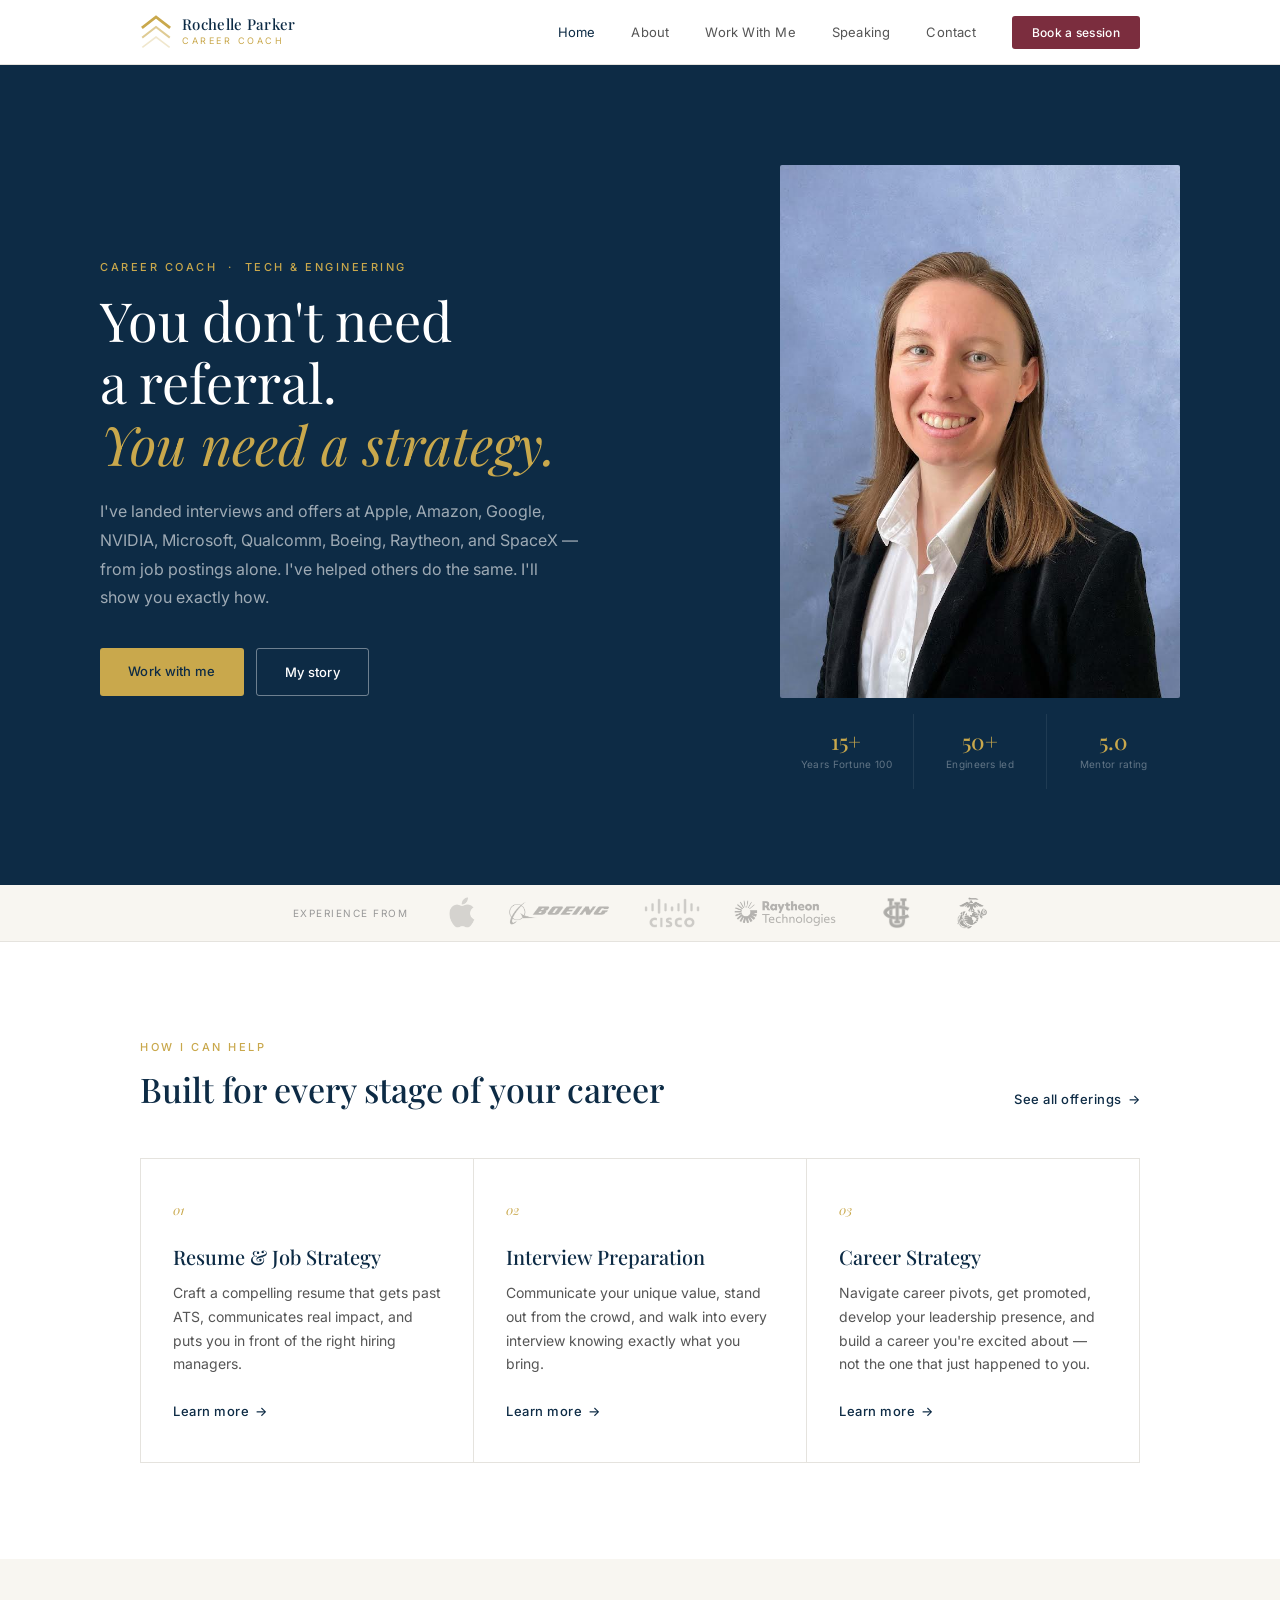
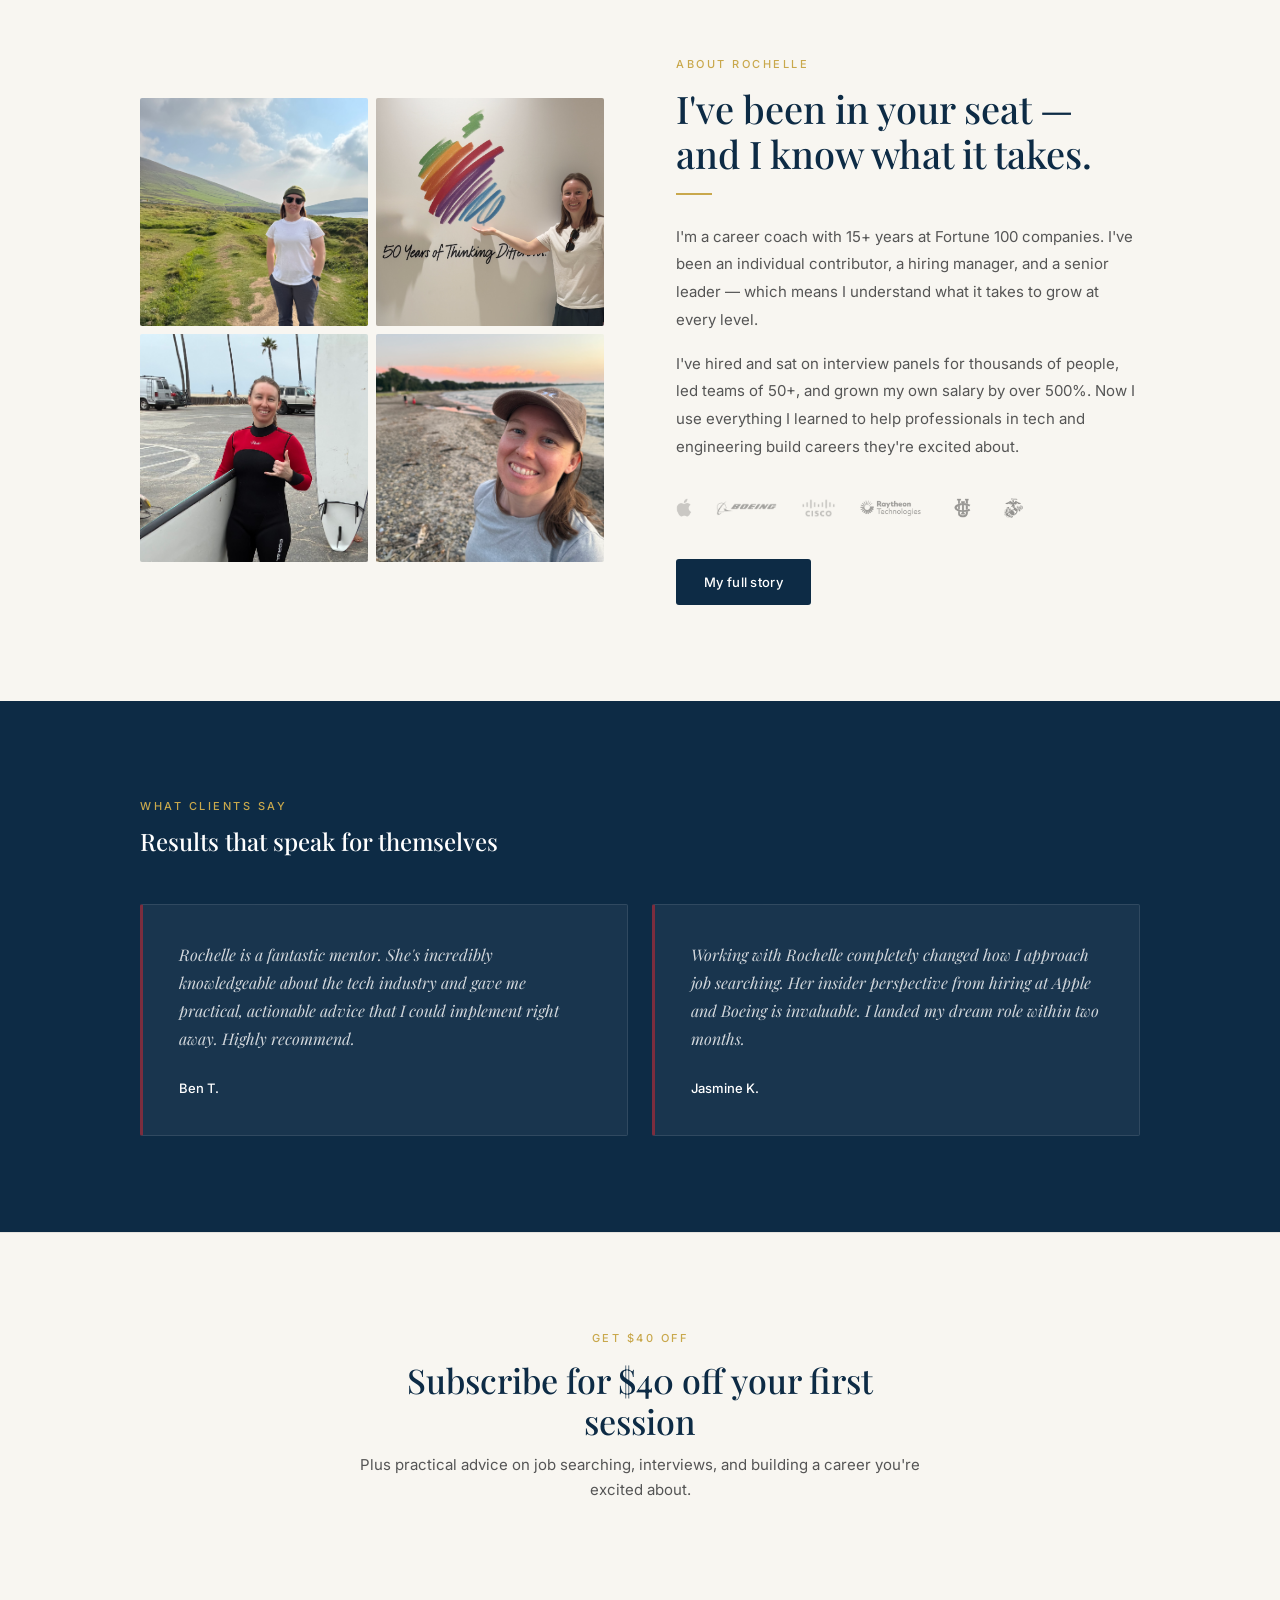
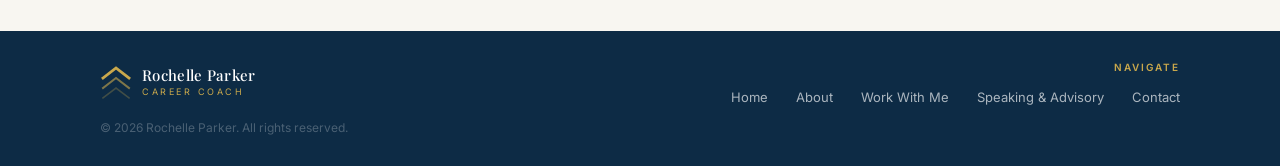
<file: index.html>
<!DOCTYPE html>
<html lang="en">
<head>
  <meta charset="UTF-8">
  <meta name="viewport" content="width=device-width, initial-scale=1.0">
  <title>Rochelle Parker — Career Coach & Mentor</title>
  <meta name="description" content="Career coaching and executive mentorship for tech and engineering professionals. Land the role, lead the team, build the career.">
  <link rel="preconnect" href="https://fonts.googleapis.com">
  <link rel="preconnect" href="https://fonts.gstatic.com" crossorigin>
  <link href="https://fonts.googleapis.com/css2?family=Playfair+Display:ital,wght@0,400;0,500;1,400&family=Inter:wght@300;400;500&display=swap" rel="stylesheet">
  <link rel="stylesheet" href="styles.css">
  <style>
    /* ── HERO ── */
    .hero {
      background: var(--navy);
      padding: 100px 40px 96px;
    }
    .hero-inner {
      max-width: 1080px;
      margin: 0 auto;
      display: grid;
      grid-template-columns: 1fr 400px;
      gap: 72px;
      align-items: center;
    }
    .hero .eyebrow { color: var(--gold); }
    .hero h1 {
      font-size: clamp(36px, 4.5vw, 54px);
      color: var(--white);
      font-weight: 400;
      margin-bottom: 22px;
      line-height: 1.15;
    }
    .hero h1 em {
      font-style: italic;
      color: var(--gold);
    }
    .hero-sub {
      font-size: 16px;
      color: rgba(255,255,255,0.6);
      line-height: 1.8;
      max-width: 480px;
      margin-bottom: 36px;
    }
    .hero-actions { display: flex; gap: 12px; flex-wrap: wrap; }
    .hero-photo-panel { position: relative; }
    .hero-photo {
      width: 100%;
      aspect-ratio: 3/4;
      background: var(--navy-mid);
      border-radius: 2px;
      overflow: hidden;
    }
    .hero-photo img { width: 100%; height: 100%; object-fit: cover; }
    .hero-stat-strip {
      display: flex;
      gap: 0;
      margin-top: 16px;
    }
    .hero-stat {
      flex: 1;
      text-align: center;
      padding: 16px 8px;
      border-right: 0.5px solid rgba(255,255,255,0.08);
    }
    .hero-stat:last-child { border-right: none; }
    .hero-stat-num {
      font-family: 'Playfair Display', serif;
      font-size: 22px;
      font-weight: 500;
      color: var(--gold);
      line-height: 1;
    }
    .hero-stat-label {
      font-size: 10px;
      color: rgba(255,255,255,0.35);
      margin-top: 4px;
      letter-spacing: 0.3px;
    }

    /* ── TRUST BAR ── */
    .trust-bar {
      background: var(--cream);
      border-bottom: 0.5px solid var(--gray-2);
      padding: 0 40px;
    }
    .trust-inner {
      max-width: 1080px;
      margin: 0 auto;
      height: 56px;
      display: flex;
      align-items: center;
      justify-content: center;
      gap: 40px;
    }
    .trust-label {
      font-size: 10px;
      letter-spacing: 1.5px;
      text-transform: uppercase;
      color: var(--gray-3);
      white-space: nowrap;
    }
    .trust-companies {
      display: flex;
      align-items: center;
      gap: 32px;
    }
    .trust-logo {
      height: 22px;
      width: auto;
      filter: grayscale(1) opacity(0.35);
      object-fit: contain;
      mix-blend-mode: multiply;
    }
    .trust-logo[alt="Apple"],
    .trust-logo[alt="Cisco"] {
      height: 34px;
    }
    .trust-logo[alt="Boeing"],
    .trust-logo[alt="Raytheon"] {
      height: 64px;
    }
    .trust-logo[alt="UC Irvine"],
    .trust-logo[alt="USMC"] {
      height: 32px;
    }

    /* ── SECTION BASE ── */
    .section { padding: 96px 40px; }
    .section-alt { background: var(--cream); }
    .section-navy { background: var(--navy); }

    /* ── INTRO STRIP ── */
    .intro-strip {
      padding: 72px 40px;
      text-align: center;
    }
    .intro-strip p {
      font-family: 'Playfair Display', serif;
      font-size: clamp(20px, 2.5vw, 28px);
      font-style: italic;
      color: var(--navy);
      max-width: 700px;
      margin: 0 auto;
      line-height: 1.6;
      font-weight: 400;
    }

    /* ── SERVICES GRID ── */
    .services-header {
      display: flex;
      align-items: flex-end;
      justify-content: space-between;
      margin-bottom: 48px;
    }
    .services-header h2 { font-size: clamp(24px, 3vw, 34px); }
    .services-grid {
      display: grid;
      grid-template-columns: repeat(3, 1fr);
      gap: 1px;
      background: var(--gray-2);
      border: 0.5px solid var(--gray-2);
    }
    .service-card {
      background: var(--white);
      padding: 40px 32px;
      display: flex;
      flex-direction: column;
      transition: background 0.2s;
    }
    .service-card:hover { background: var(--cream); border-top: 2px solid var(--burgundy); }
    .service-num {
      font-family: 'Playfair Display', serif;
      font-size: 13px;
      color: var(--gold);
      margin-bottom: 24px;
      font-style: italic;
    }
    .service-card h3 { font-size: 20px; margin-bottom: 12px; }
    .service-card p {
      font-size: 14px;
      color: var(--text-mid);
      line-height: 1.7;
      flex: 1;
      margin-bottom: 24px;
    }

    /* ── ABOUT PREVIEW ── */
    .about-preview {
      display: grid;
      grid-template-columns: 1fr 1fr;
      gap: 72px;
      align-items: center;
    }
    .about-photos {
      display: grid;
      grid-template-columns: 1fr 1fr;
      gap: 8px;
    }
    .about-photos img {
      width: 100%;
      aspect-ratio: 1;
      object-fit: cover;
      object-position: top;
      border-radius: 2px;
    }
    .about-photo-placeholder {
      width: 100%;
      aspect-ratio: 1;
      background: var(--gray-1);
      border: 0.5px dashed var(--gray-2);
      border-radius: 2px;
      display: flex;
      align-items: center;
      justify-content: center;
    }
    .about-photo-placeholder span {
      font-size: 10px;
      color: var(--text-light);
      letter-spacing: 1px;
      text-transform: uppercase;
    }
    .about-text h2 { font-size: clamp(26px, 3vw, 38px); margin-bottom: 8px; }
    .about-text p {
      font-size: 15px;
      color: var(--text-mid);
      line-height: 1.85;
      margin-bottom: 16px;
    }
    .about-text p:last-of-type { margin-bottom: 28px; }
    .co-list { display: flex; flex-wrap: nowrap; align-items: center; gap: clamp(10px, 2vw, 24px); margin-bottom: 32px; overflow: hidden; }
    .co-logo {
      height: clamp(10px, 1.2vw, 14px);
      width: auto;
      flex-shrink: 0;
      filter: grayscale(1) opacity(0.45);
      object-fit: contain;
      mix-blend-mode: multiply;
    }
    .co-logo[alt="Apple"],
    .co-logo[alt="Cisco"] {
      height: clamp(14px, 1.8vw, 20px);
    }
    .co-logo[alt="Boeing"],
    .co-logo[alt="Raytheon"] {
      height: clamp(26px, 3.5vw, 38px);
    }
    .co-logo[alt="UC Irvine"],
    .co-logo[alt="USMC"] {
      height: clamp(14px, 1.8vw, 20px);
    }

    /* ── TESTIMONIALS ── */
    .testimonials-grid {
      display: grid;
      grid-template-columns: 1fr 1fr;
      gap: 24px;
      margin-top: 48px;
    }
    .testimonial-card {
      padding: 36px;
      background: rgba(255,255,255,0.05);
      border: 0.5px solid rgba(255,255,255,0.1);
      border-left: 3px solid var(--burgundy);
      border-radius: 2px;
    }
    .testimonial-quote {
      font-family: 'Playfair Display', serif;
      font-size: 16px;
      font-style: italic;
      color: rgba(255,255,255,0.8);
      line-height: 1.75;
      margin-bottom: 24px;
    }
    .testimonial-author-name { font-size: 13px; font-weight: 500; color: var(--white); }
    .testimonial-author-meta { font-size: 12px; color: rgba(255,255,255,0.35); margin-top: 3px; }
    .testimonials-header h2 { color: var(--white); }

    /* ── EMAIL SIGNUP ── */
    .signup-section { padding: 96px 40px; background: var(--cream); border-top: 0.5px solid var(--gray-2); }
    .signup-inner {
      max-width: 560px;
      margin: 0 auto;
      text-align: center;
    }
    .signup-inner h2 { font-size: clamp(24px, 3vw, 34px); margin-bottom: 10px; }
    .signup-inner p { font-size: 15px; color: var(--text-mid); margin-bottom: 32px; line-height: 1.7; }
    .signup-form { display: flex; gap: 10px; }
    .signup-form input {
      flex: 1;
      padding: 13px 16px;
      border: 0.5px solid var(--gray-2);
      font-family: 'Inter', sans-serif;
      font-size: 14px;
      background: var(--white);
      border-radius: 2px;
    }

    @media (max-width: 900px) {
      .hero-inner { grid-template-columns: 1fr; gap: 48px; }
      .hero { padding: 72px 24px 64px; }
      .hero-photo { aspect-ratio: 3/2; }
      .trust-inner { gap: 20px; flex-wrap: wrap; height: auto; padding: 16px 0; }
      .section { padding: 64px 24px; }
      .services-grid { grid-template-columns: 1fr; }
      .about-preview { grid-template-columns: 1fr; }
      .about-photos { order: 1; max-width: 480px; margin: 0 auto; }
      .about-image { aspect-ratio: 3/2; }
      .testimonials-grid { grid-template-columns: 1fr; }
      .signup-form { flex-direction: column; }
      .signup-section { padding: 64px 24px; }
      .intro-strip { padding: 56px 24px; }
    }
  </style>
</head>
<body>

<!-- NAV -->
<nav class="site-nav">
  <div class="nav-inner">
    <a href="index.html" class="nav-logo">
      <div class="nav-logo-mark">
        <svg width="32" height="34" viewBox="0 0 32 34" fill="none">
          <polyline points="3,32 16,22 29,32" stroke="rgba(201,168,76,0.28)" stroke-width="1.6" stroke-linecap="square" stroke-linejoin="miter"/>
          <polyline points="3,22 16,12 29,22" stroke="rgba(201,168,76,0.60)" stroke-width="2" stroke-linecap="square" stroke-linejoin="miter"/>
          <polyline points="3,12 16,2 29,12" stroke="#C9A84C" stroke-width="2.8" stroke-linecap="square" stroke-linejoin="miter"/>
        </svg>
      </div>
      <div class="nav-logo-text">
        <span class="nav-logo-name">Rochelle Parker</span>
        <span class="nav-logo-title">Career Coach</span>
      </div>
    </a>
    <ul class="nav-links">
      <li><a href="index.html" class="active">Home</a></li>
      <li><a href="about.html">About</a></li>
      <li><a href="work-with-me.html">Work With Me</a></li>
      <li><a href="speaking.html">Speaking</a></li>
      <li><a href="contact.html">Contact</a></li>
      <li><a href="work-with-me.html#sessions" class="nav-cta" style="color:#fff;">Book a session</a></li>
    </ul>
    <button class="nav-hamburger" id="nav-hamburger" aria-label="Menu">
      <span></span><span></span><span></span>
    </button>
  </div>
</nav>

<!-- HERO -->
<section class="hero">
  <div class="hero-inner">
    <div class="hero-text">
      <span class="eyebrow">Career Coach &nbsp;·&nbsp; Tech &amp; Engineering</span>
      <h1>You don't need<br>a referral.<br><em>You need a strategy.</em></h1>
      <p class="hero-sub">I've landed interviews and offers at Apple, Amazon, Google, NVIDIA, Microsoft, Qualcomm, Boeing, Raytheon, and SpaceX — from job postings alone. I've helped others do the same. I'll show you exactly how.</p>
      <div class="hero-actions">
        <a href="work-with-me.html" class="btn btn-gold">Work with me</a>
        <a href="about.html" class="btn btn-outline-white">My story</a>
      </div>
    </div>
    <div class="hero-photo-panel">
      <div class="hero-photo">
        <img src="images/rochelle.jpg" alt="Rochelle Parker">
      </div>
      <div class="hero-stat-strip">
        <div class="hero-stat">
          <div class="hero-stat-num">15+</div>
          <div class="hero-stat-label">Years Fortune 100</div>
        </div>
        <div class="hero-stat">
          <div class="hero-stat-num">50+</div>
          <div class="hero-stat-label">Engineers led</div>
        </div>
        <div class="hero-stat">
          <div class="hero-stat-num">5.0</div>
          <div class="hero-stat-label">Mentor rating</div>
        </div>
      </div>
    </div>
  </div>
</section>

<!-- TRUST BAR -->
<div class="trust-bar">
  <div class="trust-inner">
    <span class="trust-label">Experience from</span>
    <div class="trust-companies">
      <img class="trust-logo" src="images/logo-apple.png" alt="Apple">
      <img class="trust-logo" src="images/logo-boeing.png" alt="Boeing">
      <img class="trust-logo" src="images/logo-cisco.jpg" alt="Cisco">
      <img class="trust-logo" src="images/logo-raytheon.jpg" alt="Raytheon">
      <img class="trust-logo" src="images/logo-uci.png" alt="UC Irvine">
      <img class="trust-logo" src="images/logo-usmc.png" alt="USMC">
    </div>
  </div>
</div>

<!-- SERVICES -->
<section class="section">
  <div class="container">
    <div class="services-header">
      <div>
        <span class="eyebrow">How I can help</span>
        <h2>Built for every stage of your career</h2>
      </div>
      <a href="work-with-me.html" class="btn-text">See all offerings</a>
    </div>
    <div class="services-grid">
      <div class="service-card">
        <div class="service-num">01</div>
        <h3>Resume &amp; Job Strategy</h3>
        <p>Craft a compelling resume that gets past ATS, communicates real impact, and puts you in front of the right hiring managers.</p>
        <a href="work-with-me.html" class="btn-text">Learn more</a>
      </div>
      <div class="service-card">
        <div class="service-num">02</div>
        <h3>Interview Preparation</h3>
        <p>Communicate your unique value, stand out from the crowd, and walk into every interview knowing exactly what you bring.</p>
        <a href="work-with-me.html" class="btn-text">Learn more</a>
      </div>
      <div class="service-card">
        <div class="service-num">03</div>
        <h3>Career Strategy</h3>
        <p>Navigate career pivots, get promoted, develop your leadership presence, and build a career you're excited about — not the one that just happened to you.</p>
        <a href="work-with-me.html#sessions" class="btn-text">Learn more</a>
      </div>
    </div>
  </div>
</section>

<!-- ABOUT PREVIEW -->
<section class="section section-alt">
  <div class="container">
    <div class="about-preview">
      <div class="about-photos">
        <img src="images/rochelle_ireland.jpeg" alt="Rochelle in Ireland">
        <img src="images/rochelle_apple.jpeg" alt="Rochelle at Apple">
        <img src="images/rochelle_surf.jpeg" alt="Rochelle surfing">
        <img src="images/rochelle_beach.jpeg" alt="Rochelle at the beach">
      </div>
      <div class="about-text">
        <span class="eyebrow">About Rochelle</span>
        <h2>I've been in your seat — and I know what it takes.</h2>
        <div class="gold-rule"></div>
        <p>I'm a career coach with 15+ years at Fortune 100 companies. I've been an individual contributor, a hiring manager, and a senior leader — which means I understand what it takes to grow at every level.</p>
        <p>I've hired and sat on interview panels for thousands of people, led teams of 50+, and grown my own salary by over 500%. Now I use everything I learned to help professionals in tech and engineering build careers they're excited about.</p>
        <div class="co-list">
          <img src="images/logo-apple.png" alt="Apple" class="co-logo">
          <img src="images/logo-boeing.png" alt="Boeing" class="co-logo">
          <img src="images/logo-cisco.jpg" alt="Cisco" class="co-logo">
          <img src="images/logo-raytheon.jpg" alt="Raytheon" class="co-logo">
          <img src="images/logo-uci.png" alt="UC Irvine" class="co-logo">
          <img src="images/logo-usmc.png" alt="USMC" class="co-logo">
        </div>
        <a href="about.html" class="btn btn-navy">My full story</a>
      </div>
    </div>
  </div>
</section>

<!-- TESTIMONIALS -->
<section class="section section-navy">
  <div class="container">
    <div class="testimonials-header">
      <span class="eyebrow" style="color:var(--gold);">What clients say</span>
      <h2>Results that speak for themselves</h2>
    </div>
    <div class="testimonials-grid">
      <div class="testimonial-card">
        <p class="testimonial-quote">Rochelle is a fantastic mentor. She's incredibly knowledgeable about the tech industry and gave me practical, actionable advice that I could implement right away. Highly recommend.</p>
        <div class="testimonial-author-name">Ben T.</div>
      </div>
      <div class="testimonial-card">
        <p class="testimonial-quote">Working with Rochelle completely changed how I approach job searching. Her insider perspective from hiring at Apple and Boeing is invaluable. I landed my dream role within two months.</p>
        <div class="testimonial-author-name">Jasmine K.</div>
      </div>
    </div>
  </div>
</section>

<!-- EMAIL SIGNUP -->
<section class="signup-section">
  <div class="signup-inner">
    <span class="eyebrow">Get $40 off</span>
    <h2>Subscribe for $40 off your first session</h2>
    <p>Plus practical advice on job searching, interviews, and building a career you're excited about.</p>
    <script async data-uid="3b12c76df9" src="https://rochelle-parker.kit.com/3b12c76df9/index.js"></script>
  </div>
</section>

<!-- FOOTER -->
<footer class="site-footer">
  <div class="footer-inner">
    <div class="footer-row">
      <a href="index.html" class="nav-logo">
        <div class="nav-logo-mark">
          <svg width="32" height="34" viewBox="0 0 32 34" fill="none">
            <polyline points="3,32 16,22 29,32" stroke="rgba(201,168,76,0.28)" stroke-width="1.6" stroke-linecap="square" stroke-linejoin="miter"/>
            <polyline points="3,22 16,12 29,22" stroke="rgba(201,168,76,0.60)" stroke-width="2" stroke-linecap="square" stroke-linejoin="miter"/>
            <polyline points="3,12 16,2 29,12" stroke="#C9A84C" stroke-width="2.8" stroke-linecap="square" stroke-linejoin="miter"/>
          </svg>
        </div>
        <div class="nav-logo-text">
          <span class="nav-logo-name footer-logo-name">Rochelle Parker</span>
          <span class="nav-logo-title footer-logo-title">Career Coach</span>
        </div>
      </a>
      <nav class="footer-nav">
        <span class="footer-nav-label">Navigate</span>
        <div class="footer-nav-links">
          <a href="index.html">Home</a>
          <a href="about.html">About</a>
          <a href="work-with-me.html">Work With Me</a>
          <a href="speaking.html">Speaking &amp; Advisory</a>
          <a href="contact.html">Contact</a>
        </div>
      </nav>
    </div>
    <p class="footer-copy">&copy; 2026 Rochelle Parker. All rights reserved.</p>
  </div>
</footer>

<script>
(function(){
  var btn = document.getElementById('nav-hamburger');
  var nav = document.querySelector('.nav-links');
  if(btn && nav){
    btn.addEventListener('click', function(){ nav.classList.toggle('open'); btn.classList.toggle('open'); });
    nav.querySelectorAll('a').forEach(function(a){ a.addEventListener('click', function(){ nav.classList.remove('open'); btn.classList.remove('open'); }); });
  }
})();
</script>
<script>
(function(){
  var uid = window.innerWidth >= 768 ? '356d75e715' : '4edfffda4b';
  var s = document.createElement('script');
  s.async = true;
  s.setAttribute('data-uid', uid);
  s.src = 'https://rochelle-parker.kit.com/' + uid + '/index.js';
  document.head.appendChild(s);
})();
</script>
</body>
</html>
</file>
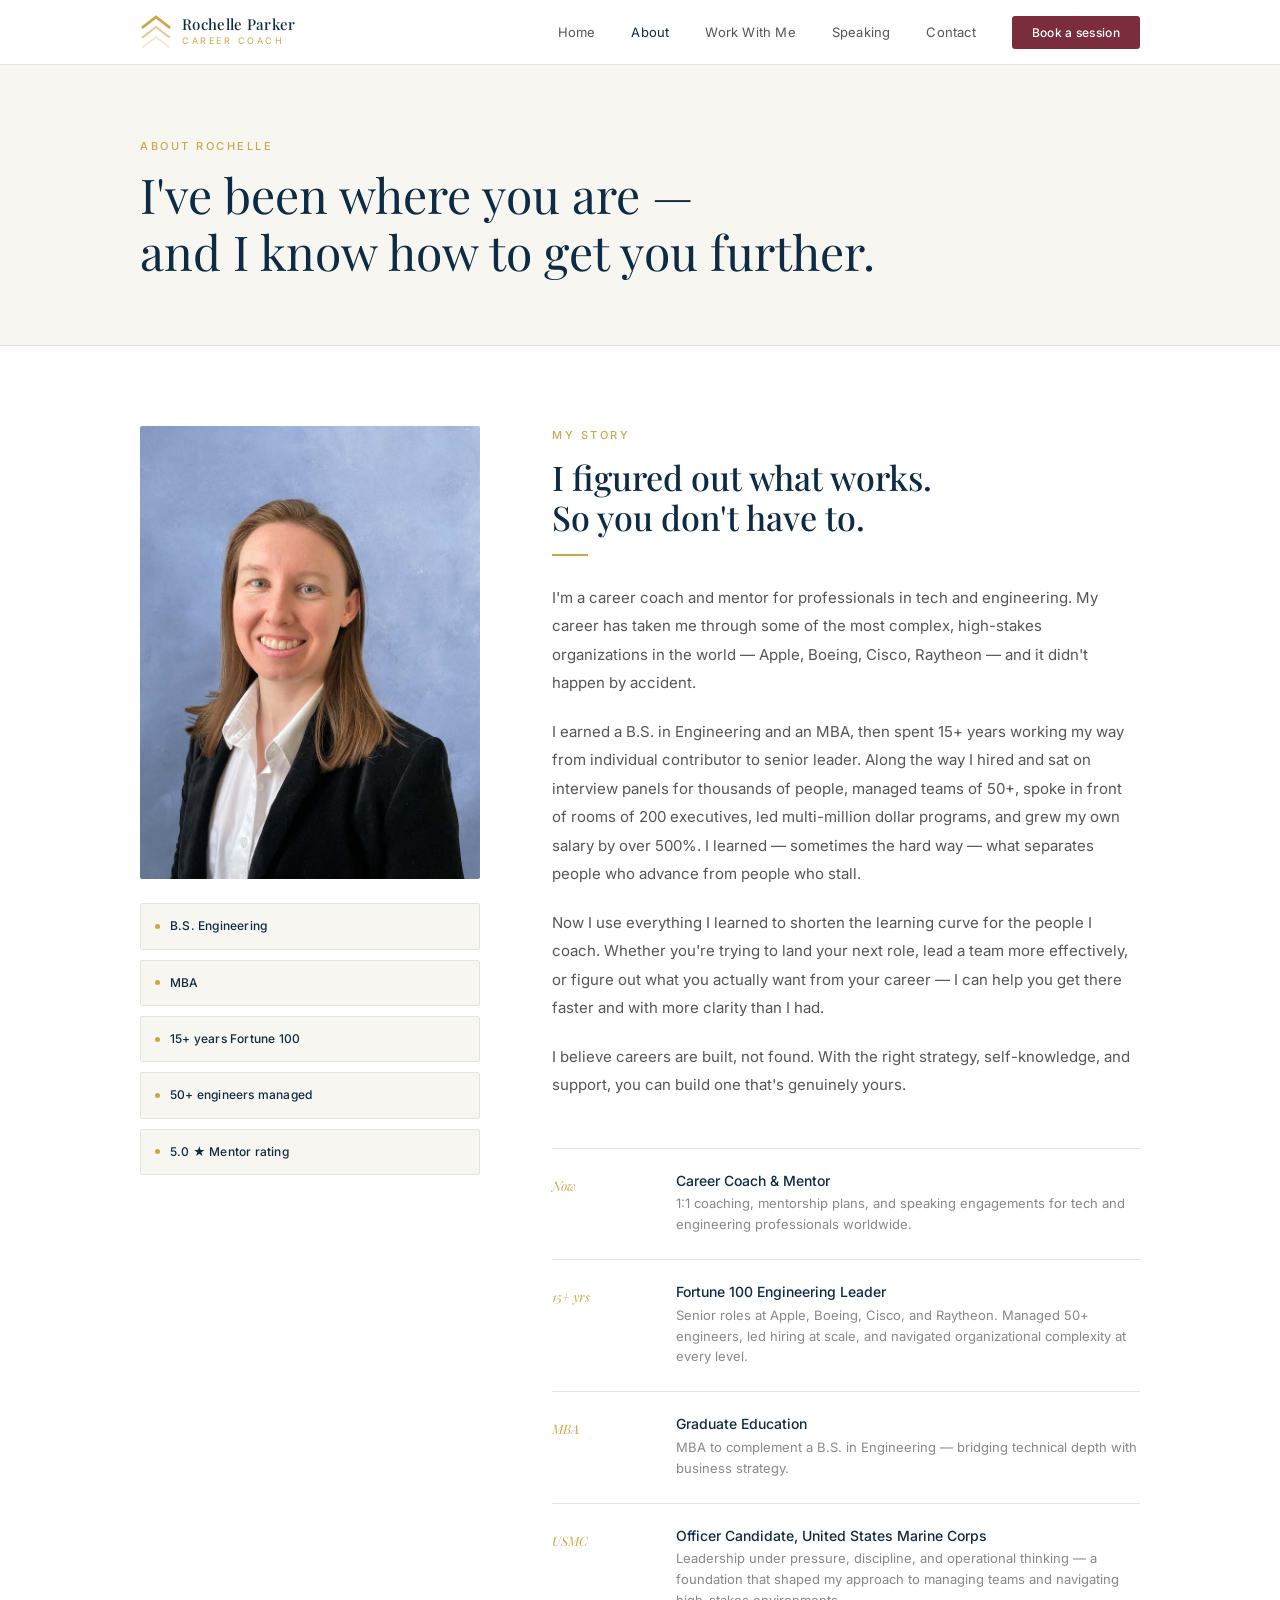
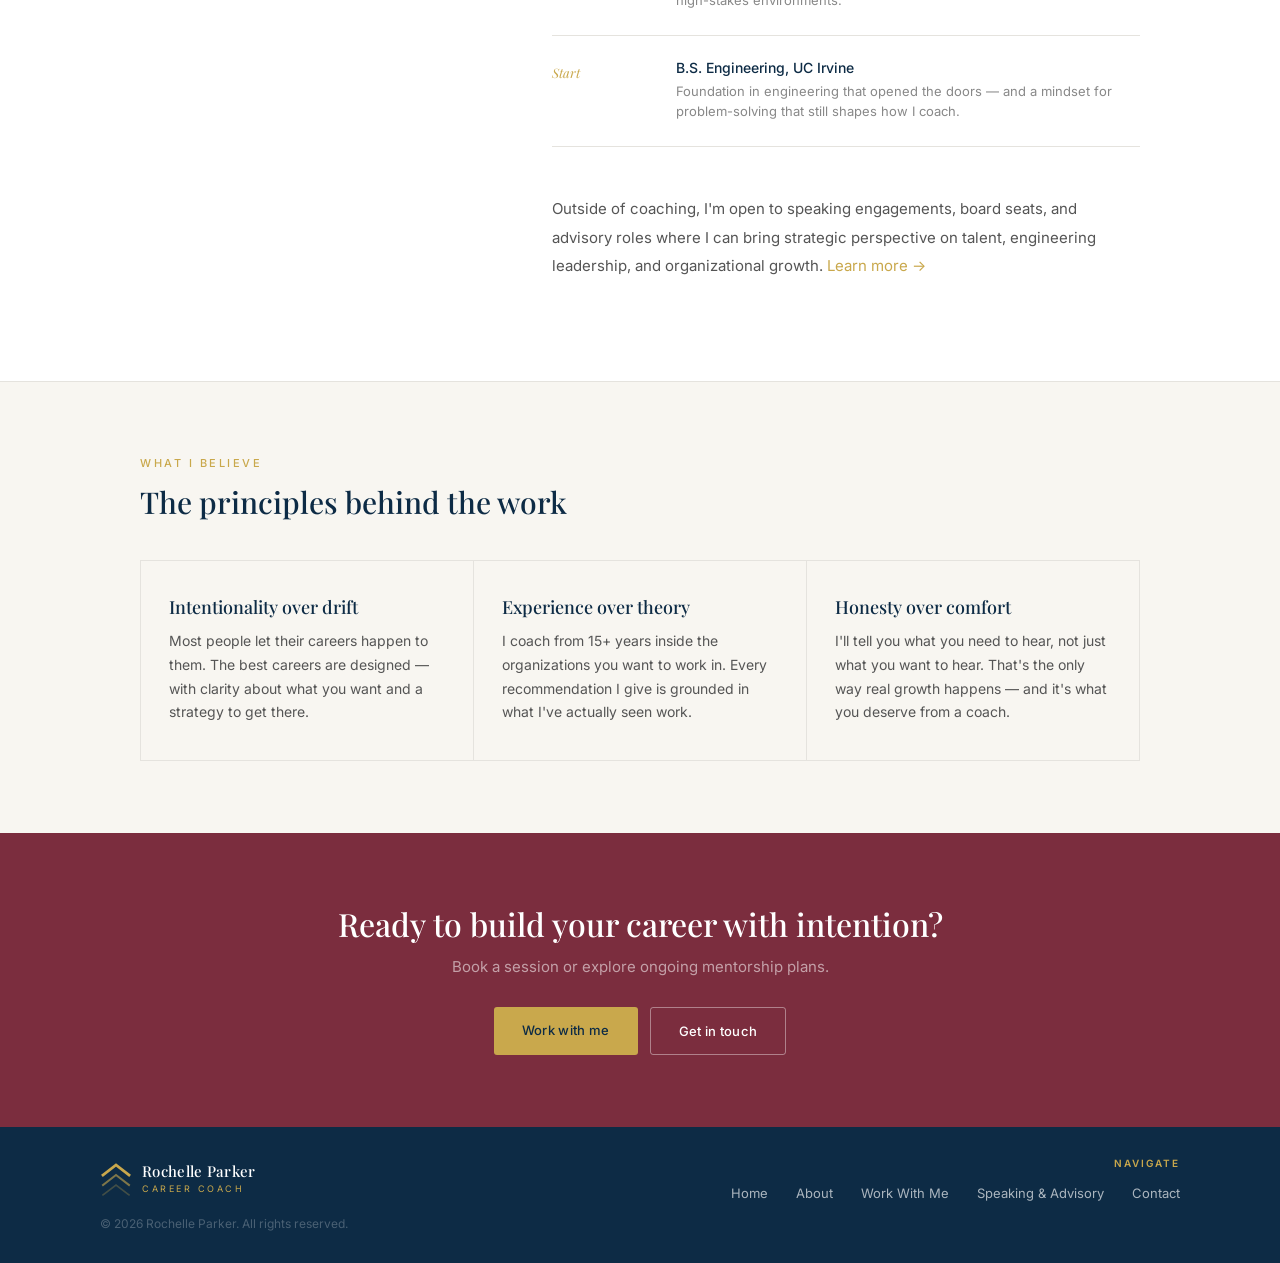
<file: about.html>
<!DOCTYPE html>
<html lang="en">
<head>
  <meta charset="UTF-8">
  <meta name="viewport" content="width=device-width, initial-scale=1.0">
  <title>About — Rochelle Parker</title>
  <meta name="description" content="Career coach and executive mentor. 15+ years at Apple, Boeing, Cisco, and Raytheon. B.S. Engineering, MBA.">
  <link rel="preconnect" href="https://fonts.googleapis.com">
  <link rel="preconnect" href="https://fonts.gstatic.com" crossorigin>
  <link href="https://fonts.googleapis.com/css2?family=Playfair+Display:ital,wght@0,400;0,500;1,400&family=Inter:wght@300;400;500&display=swap" rel="stylesheet">
  <link rel="stylesheet" href="styles.css">
  <style>
    /* PAGE HEADER */
    .page-header {
      background: var(--cream);
      border-bottom: 0.5px solid var(--gray-2);
      padding: 72px 40px 64px;
    }
    .page-header .eyebrow { margin-bottom: 10px; }
    .page-header h1 { font-size: clamp(32px, 4vw, 48px); font-weight: 400; }

    /* ABOUT LAYOUT */
    .about-layout {
      display: grid;
      grid-template-columns: 340px 1fr;
      gap: 72px;
      padding: 80px 40px;
      max-width: 1080px;
      margin: 0 auto;
    }
    .about-sidebar { position: sticky; top: 84px; align-self: start; }
    .about-photo {
      width: 100%;
      aspect-ratio: 3/4;
      background: var(--gray-1);
      border-radius: 2px;
      overflow: hidden;
      display: flex;
      align-items: center;
      justify-content: center;
      flex-direction: column;
      gap: 10px;
      color: var(--gray-3);
      font-size: 12px;
      letter-spacing: 1px;
    }
    .about-photo img { width: 100%; height: 100%; object-fit: cover; }

    .about-credentials {
      margin-top: 24px;
      display: flex;
      flex-direction: column;
      gap: 10px;
    }
    .credential-item {
      display: flex;
      align-items: center;
      gap: 10px;
      padding: 12px 14px;
      background: var(--cream);
      border: 0.5px solid var(--gray-2);
      border-radius: 2px;
    }
    .credential-dot {
      width: 5px; height: 5px;
      border-radius: 50%;
      background: var(--gold);
      flex-shrink: 0;
    }
    .credential-item span {
      font-size: 12px;
      font-weight: 500;
      color: var(--navy);
      letter-spacing: 0.2px;
    }

    /* ABOUT BODY */
    .about-body h2 {
      font-size: clamp(24px, 3vw, 34px);
      margin-bottom: 8px;
    }
    .about-body p {
      font-size: 15px;
      color: var(--text-mid);
      line-height: 1.9;
      margin-bottom: 20px;
    }

    /* TIMELINE */
    .timeline {
      margin: 48px 0;
      display: flex;
      flex-direction: column;
      gap: 0;
    }
    .timeline-item {
      display: grid;
      grid-template-columns: 100px 1fr;
      gap: 24px;
      padding: 24px 0;
      border-top: 0.5px solid var(--gray-2);
    }
    .timeline-item:last-child { border-bottom: 0.5px solid var(--gray-2); }
    .timeline-year {
      font-family: 'Playfair Display', serif;
      font-size: 13px;
      font-style: italic;
      color: var(--gold);
      padding-top: 2px;
    }
    .timeline-content h4 {
      font-family: 'Inter', sans-serif;
      font-size: 14px;
      font-weight: 500;
      color: var(--navy);
      margin-bottom: 4px;
    }
    .timeline-content p {
      font-size: 13px;
      color: var(--text-light);
      line-height: 1.6;
      margin-bottom: 0;
    }

    /* VALUES */
    .values-section { padding: 72px 40px; background: var(--cream); border-top: 0.5px solid var(--gray-2); }
    .values-grid {
      max-width: 1080px;
      margin: 40px auto 0;
      display: grid;
      grid-template-columns: repeat(3, 1fr);
      gap: 1px;
      background: var(--gray-2);
      border: 0.5px solid var(--gray-2);
    }
    .value-card {
      background: var(--cream);
      padding: 36px 28px;
    }
    .value-card h3 { font-size: 18px; margin-bottom: 10px; }
    .value-card p { font-size: 14px; color: var(--text-mid); line-height: 1.7; }

    /* CTA STRIP */
    .cta-strip {
      background: #7B2D3E;
      padding: 72px 40px;
      text-align: center;
    }
    .cta-strip h2 { color: var(--white); font-size: clamp(22px, 3vw, 32px); margin-bottom: 10px; }
    .cta-strip p { color: rgba(255,255,255,0.55); font-size: 15px; margin-bottom: 28px; }
    .cta-actions { display: flex; gap: 12px; justify-content: center; flex-wrap: wrap; }

    @media (max-width: 768px) {
      .about-layout { grid-template-columns: 1fr; padding: 48px 24px; }
      .about-sidebar { position: static; }
      .about-photo { aspect-ratio: 3/2; }
      .values-grid { grid-template-columns: 1fr; }
      .page-header { padding: 48px 24px 40px; }
      .values-section { padding: 56px 24px; }
      .cta-strip { padding: 56px 24px; }
    }
  </style>
</head>
<body>

<!-- NAV -->
<nav class="site-nav">
  <div class="nav-inner">
    <a href="index.html" class="nav-logo">
      <div class="nav-logo-mark">
        <svg width="32" height="34" viewBox="0 0 32 34" fill="none">
          <polyline points="3,32 16,22 29,32" stroke="rgba(201,168,76,0.28)" stroke-width="1.6" stroke-linecap="square" stroke-linejoin="miter"/>
          <polyline points="3,22 16,12 29,22" stroke="rgba(201,168,76,0.60)" stroke-width="2" stroke-linecap="square" stroke-linejoin="miter"/>
          <polyline points="3,12 16,2 29,12" stroke="#C9A84C" stroke-width="2.8" stroke-linecap="square" stroke-linejoin="miter"/>
        </svg>
      </div>
      <div class="nav-logo-text">
        <span class="nav-logo-name">Rochelle Parker</span>
        <span class="nav-logo-title">Career Coach</span>
      </div>
    </a>
    <ul class="nav-links">
      <li><a href="index.html">Home</a></li>
      <li><a href="about.html" class="active">About</a></li>
      <li><a href="work-with-me.html">Work With Me</a></li>
      <li><a href="speaking.html">Speaking</a></li>
      <li><a href="contact.html">Contact</a></li>
      <li><a href="work-with-me.html#sessions" class="nav-cta" style="color:#fff;">Book a session</a></li>
    </ul>
    <button class="nav-hamburger" id="nav-hamburger" aria-label="Menu">
      <span></span><span></span><span></span>
    </button>
  </div>
</nav>

<!-- PAGE HEADER -->
<div class="page-header">
  <div class="container">
    <span class="eyebrow">About Rochelle</span>
    <h1>I've been where you are —<br>and I know how to get you further.</h1>
  </div>
</div>

<!-- MAIN CONTENT -->
<div class="about-layout">
  <aside class="about-sidebar">
    <div class="about-photo">
      <img src="images/rochelle.jpg" alt="Rochelle Parker">
    </div>
    <div class="about-credentials">
      <div class="credential-item"><div class="credential-dot"></div><span>B.S. Engineering</span></div>
      <div class="credential-item"><div class="credential-dot"></div><span>MBA</span></div>
      <div class="credential-item"><div class="credential-dot"></div><span>15+ years Fortune 100</span></div>
      <div class="credential-item"><div class="credential-dot"></div><span>50+ engineers managed</span></div>
      <div class="credential-item"><div class="credential-dot"></div><span>5.0 ★ Mentor rating</span></div>
    </div>
  </aside>

  <div class="about-body">
    <span class="eyebrow">My story</span>
    <h2>I figured out what works.<br>So you don't have to.</h2>
    <div class="gold-rule"></div>

    <p>I'm a career coach and mentor for professionals in tech and engineering. My career has taken me through some of the most complex, high-stakes organizations in the world — Apple, Boeing, Cisco, Raytheon — and it didn't happen by accident.</p>

    <p>I earned a B.S. in Engineering and an MBA, then spent 15+ years working my way from individual contributor to senior leader. Along the way I hired and sat on interview panels for thousands of people, managed teams of 50+, spoke in front of rooms of 200 executives, led multi-million dollar programs, and grew my own salary by over 500%. I learned — sometimes the hard way — what separates people who advance from people who stall.</p>

    <p>Now I use everything I learned to shorten the learning curve for the people I coach. Whether you're trying to land your next role, lead a team more effectively, or figure out what you actually want from your career — I can help you get there faster and with more clarity than I had.</p>

    <p>I believe careers are built, not found. With the right strategy, self-knowledge, and support, you can build one that's genuinely yours.</p>

    <div class="timeline">
      <div class="timeline-item">
        <div class="timeline-year">Now</div>
        <div class="timeline-content">
          <h4>Career Coach &amp; Mentor</h4>
          <p>1:1 coaching, mentorship plans, and speaking engagements for tech and engineering professionals worldwide.</p>
        </div>
      </div>
      <div class="timeline-item">
        <div class="timeline-year">15+ yrs</div>
        <div class="timeline-content">
          <h4>Fortune 100 Engineering Leader</h4>
          <p>Senior roles at Apple, Boeing, Cisco, and Raytheon. Managed 50+ engineers, led hiring at scale, and navigated organizational complexity at every level.</p>
        </div>
      </div>
      <div class="timeline-item">
        <div class="timeline-year">MBA</div>
        <div class="timeline-content">
          <h4>Graduate Education</h4>
          <p>MBA to complement a B.S. in Engineering — bridging technical depth with business strategy.</p>
        </div>
      </div>
      <div class="timeline-item">
        <div class="timeline-year">USMC</div>
        <div class="timeline-content">
          <h4>Officer Candidate, United States Marine Corps</h4>
          <p>Leadership under pressure, discipline, and operational thinking — a foundation that shaped my approach to managing teams and navigating high-stakes environments.</p>
        </div>
      </div>
      <div class="timeline-item">
        <div class="timeline-year">Start</div>
        <div class="timeline-content">
          <h4>B.S. Engineering, UC Irvine</h4>
          <p>Foundation in engineering that opened the doors — and a mindset for problem-solving that still shapes how I coach.</p>
        </div>
      </div>
    </div>

    <p>Outside of coaching, I'm open to speaking engagements, board seats, and advisory roles where I can bring strategic perspective on talent, engineering leadership, and organizational growth. <a href="speaking.html" style="color: var(--gold);">Learn more →</a></p>
  </div>
</div>

<!-- VALUES -->
<section class="values-section">
  <div class="container">
    <span class="eyebrow">What I believe</span>
    <h2 class="section-title" style="font-size: clamp(22px, 3vw, 30px);">The principles behind the work</h2>
    <div class="values-grid">
      <div class="value-card">
        <h3>Intentionality over drift</h3>
        <p>Most people let their careers happen to them. The best careers are designed — with clarity about what you want and a strategy to get there.</p>
      </div>
      <div class="value-card">
        <h3>Experience over theory</h3>
        <p>I coach from 15+ years inside the organizations you want to work in. Every recommendation I give is grounded in what I've actually seen work.</p>
      </div>
      <div class="value-card">
        <h3>Honesty over comfort</h3>
        <p>I'll tell you what you need to hear, not just what you want to hear. That's the only way real growth happens — and it's what you deserve from a coach.</p>
      </div>
    </div>
  </div>
</section>

<!-- CTA -->
<div class="cta-strip">
  <div class="container-sm">
    <h2>Ready to build your career with intention?</h2>
    <p>Book a session or explore ongoing mentorship plans.</p>
    <div class="cta-actions">
      <a href="work-with-me.html" class="btn btn-gold">Work with me</a>
      <a href="contact.html" class="btn btn-outline-white">Get in touch</a>
    </div>
  </div>
</div>

<!-- FOOTER -->
<footer class="site-footer">
  <div class="footer-inner">
    <div class="footer-row">
      <a href="index.html" class="nav-logo">
        <div class="nav-logo-mark">
          <svg width="32" height="34" viewBox="0 0 32 34" fill="none">
            <polyline points="3,32 16,22 29,32" stroke="rgba(201,168,76,0.28)" stroke-width="1.6" stroke-linecap="square" stroke-linejoin="miter"/>
            <polyline points="3,22 16,12 29,22" stroke="rgba(201,168,76,0.60)" stroke-width="2" stroke-linecap="square" stroke-linejoin="miter"/>
            <polyline points="3,12 16,2 29,12" stroke="#C9A84C" stroke-width="2.8" stroke-linecap="square" stroke-linejoin="miter"/>
          </svg>
        </div>
        <div class="nav-logo-text">
          <span class="nav-logo-name footer-logo-name">Rochelle Parker</span>
          <span class="nav-logo-title footer-logo-title">Career Coach</span>
        </div>
      </a>
      <nav class="footer-nav">
        <span class="footer-nav-label">Navigate</span>
        <div class="footer-nav-links">
          <a href="index.html">Home</a>
          <a href="about.html">About</a>
          <a href="work-with-me.html">Work With Me</a>
          <a href="speaking.html">Speaking &amp; Advisory</a>
          <a href="contact.html">Contact</a>
        </div>
      </nav>
    </div>
    <p class="footer-copy">&copy; 2026 Rochelle Parker. All rights reserved.</p>
  </div>
</footer>


<script>
(function(){
  var btn = document.getElementById('nav-hamburger');
  var nav = document.querySelector('.nav-links');
  if(btn && nav){
    btn.addEventListener('click', function(){ nav.classList.toggle('open'); btn.classList.toggle('open'); });
    nav.querySelectorAll('a').forEach(function(a){ a.addEventListener('click', function(){ nav.classList.remove('open'); btn.classList.remove('open'); }); });
  }
})();
</script>
<script>
(function(){
  var uid = window.innerWidth >= 768 ? '356d75e715' : '4edfffda4b';
  var s = document.createElement('script');
  s.async = true;
  s.setAttribute('data-uid', uid);
  s.src = 'https://rochelle-parker.kit.com/' + uid + '/index.js';
  document.head.appendChild(s);
})();
</script>
</body>
</html>
</file>
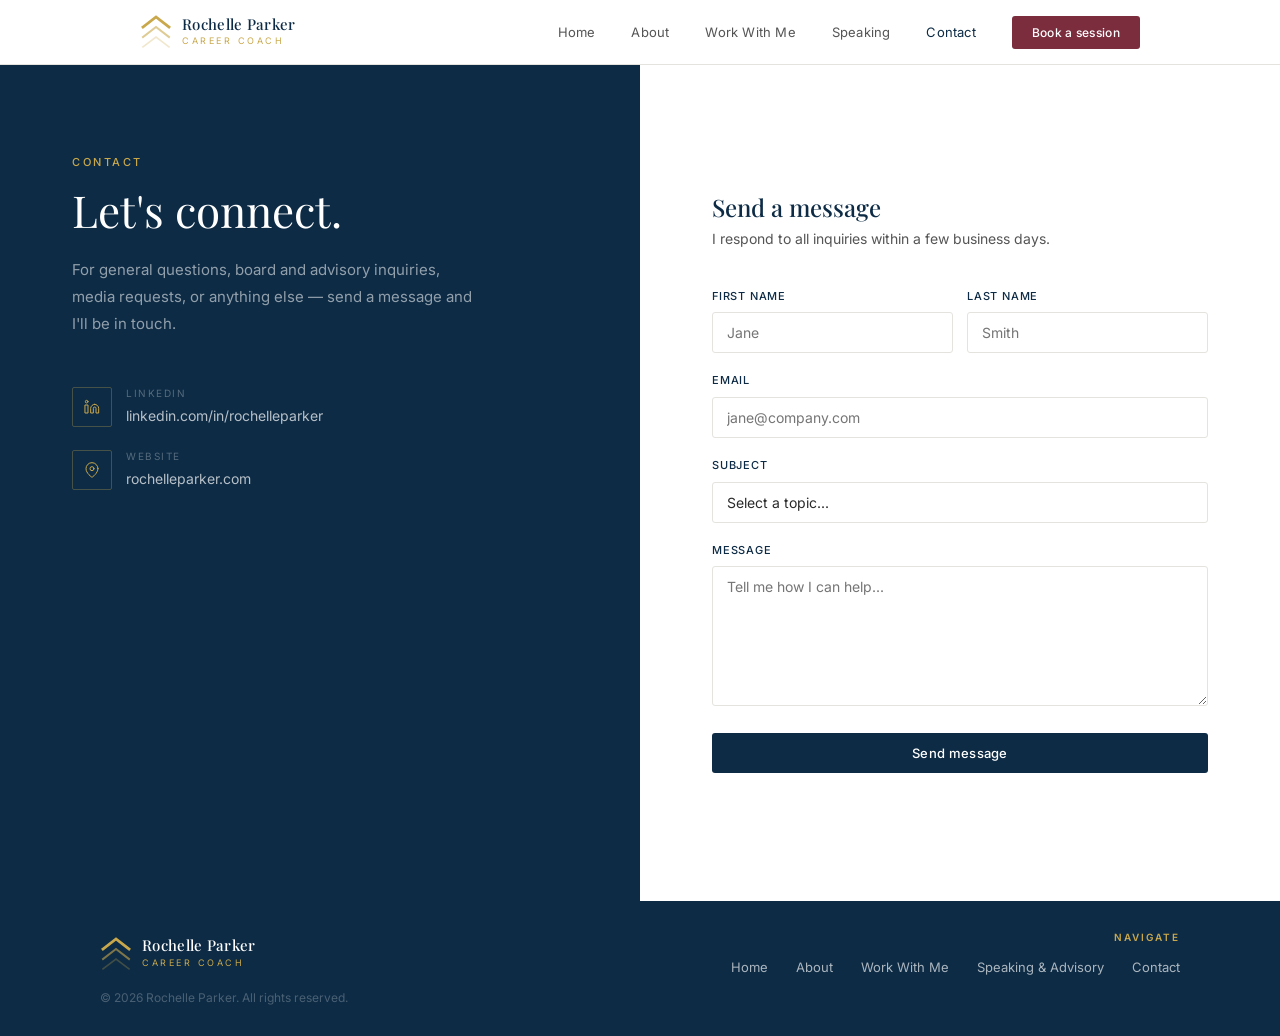
<file: contact.html>
<!DOCTYPE html>
<html lang="en">
<head>
  <meta charset="UTF-8">
  <meta name="viewport" content="width=device-width, initial-scale=1.0">
  <title>Contact — Rochelle Parker</title>
  <meta name="description" content="Get in touch with Rochelle Parker for general inquiries, board and advisory opportunities, or media requests.">
  <link rel="preconnect" href="https://fonts.googleapis.com">
  <link rel="preconnect" href="https://fonts.gstatic.com" crossorigin>
  <link href="https://fonts.googleapis.com/css2?family=Playfair+Display:ital,wght@0,400;0,500;1,400&family=Inter:wght@300;400;500&display=swap" rel="stylesheet">
  <link rel="stylesheet" href="styles.css">
  <style>
    .contact-page {
      display: grid;
      grid-template-columns: 1fr 1fr;
      min-height: calc(100vh - 64px);
    }
    .contact-left {
      background: var(--navy);
      padding: 88px 72px;
      display: flex;
      flex-direction: column;
      justify-content: space-between;
    }
    .contact-left .eyebrow { color: var(--gold); }
    .contact-left h1 {
      font-size: clamp(28px, 3.5vw, 44px);
      color: var(--white);
      font-weight: 400;
      margin-bottom: 20px;
      line-height: 1.2;
    }
    .contact-left p {
      font-size: 15px;
      color: rgba(255,255,255,0.55);
      line-height: 1.8;
      max-width: 400px;
      margin-bottom: 48px;
    }
    .contact-channels {
      display: flex;
      flex-direction: column;
      gap: 20px;
    }
    .contact-channel {
      display: flex;
      align-items: center;
      gap: 14px;
    }
    .channel-icon {
      width: 40px; height: 40px;
      border: 0.5px solid rgba(201,168,76,0.3);
      border-radius: 2px;
      display: flex;
      align-items: center;
      justify-content: center;
      flex-shrink: 0;
    }
    .channel-icon svg { width: 16px; height: 16px; stroke: var(--gold); }
    .channel-label {
      font-size: 10px;
      letter-spacing: 1.5px;
      text-transform: uppercase;
      color: rgba(255,255,255,0.3);
      margin-bottom: 2px;
    }
    .channel-value {
      font-size: 14px;
      color: rgba(255,255,255,0.7);
    }
    .channel-value a { color: rgba(255,255,255,0.7); transition: color 0.2s; }
    .channel-value a:hover { color: var(--gold); }

    .contact-left-bottom {
      margin-top: auto;
      padding-top: 48px;
    }
    .contact-left-bottom p {
      font-size: 12px;
      color: rgba(255,255,255,0.2);
      margin-bottom: 0;
      max-width: none;
    }

    .contact-right {
      background: var(--white);
      padding: 88px 72px;
      display: flex;
      flex-direction: column;
      justify-content: center;
    }
    .contact-right h2 { font-size: 24px; margin-bottom: 6px; }
    .contact-right .sub { font-size: 14px; color: var(--text-mid); margin-bottom: 36px; line-height: 1.6; }

    @media (max-width: 900px) {
      .contact-page { grid-template-columns: 1fr; min-height: auto; }
      .contact-left { padding: 56px 32px; }
      .contact-right { padding: 56px 32px; }
    }
  </style>
</head>
<body>

<!-- NAV -->
<nav class="site-nav">
  <div class="nav-inner">
    <a href="index.html" class="nav-logo">
      <div class="nav-logo-mark">
        <svg width="32" height="34" viewBox="0 0 32 34" fill="none">
          <polyline points="3,32 16,22 29,32" stroke="rgba(201,168,76,0.28)" stroke-width="1.6" stroke-linecap="square" stroke-linejoin="miter"/>
          <polyline points="3,22 16,12 29,22" stroke="rgba(201,168,76,0.60)" stroke-width="2" stroke-linecap="square" stroke-linejoin="miter"/>
          <polyline points="3,12 16,2 29,12" stroke="#C9A84C" stroke-width="2.8" stroke-linecap="square" stroke-linejoin="miter"/>
        </svg>
      </div>
      <div class="nav-logo-text">
        <span class="nav-logo-name">Rochelle Parker</span>
        <span class="nav-logo-title">Career Coach</span>
      </div>
    </a>
    <ul class="nav-links">
      <li><a href="index.html">Home</a></li>
      <li><a href="about.html">About</a></li>
      <li><a href="work-with-me.html">Work With Me</a></li>
      <li><a href="speaking.html">Speaking</a></li>
      <li><a href="contact.html" class="active">Contact</a></li>
      <li><a href="work-with-me.html#sessions" class="nav-cta" style="color:#fff;">Book a session</a></li>
    </ul>
    <button class="nav-hamburger" id="nav-hamburger" aria-label="Menu">
      <span></span><span></span><span></span>
    </button>
  </div>
</nav>

<div class="contact-page">
  <!-- LEFT -->
  <div class="contact-left">
    <div>
      <span class="eyebrow">Contact</span>
      <h1>Let's connect.</h1>
      <p>For general questions, board and advisory inquiries, media requests, or anything else — send a message and I'll be in touch.</p>
      <div class="contact-channels">
        <div class="contact-channel">
          <div class="channel-icon">
            <svg viewBox="0 0 24 24" fill="none" stroke-width="1.5" stroke-linecap="round">
              <path d="M16 8a6 6 0 016 6v7h-4v-7a2 2 0 00-2-2 2 2 0 00-2 2v7h-4v-7a6 6 0 016-6zM2 9h4v12H2z"/><circle cx="4" cy="4" r="2"/>
            </svg>
          </div>
          <div>
            <div class="channel-label">LinkedIn</div>
            <div class="channel-value"><a href="https://www.linkedin.com/comm/mynetwork/discovery-see-all?usecase=PEOPLE_FOLLOWS&followMember=rochelleparker" target="_blank">linkedin.com/in/rochelleparker</a></div>
          </div>
        </div>
        <div class="contact-channel">
          <div class="channel-icon">
            <svg viewBox="0 0 24 24" fill="none" stroke-width="1.5" stroke-linecap="round">
              <path d="M21 10c0 7-9 13-9 13s-9-6-9-13a9 9 0 0118 0z"/><circle cx="12" cy="10" r="3"/>
            </svg>
          </div>
          <div>
            <div class="channel-label">Website</div>
            <div class="channel-value"><a href="https://rochelleparker.com" target="_blank">rochelleparker.com</a></div>
          </div>
        </div>
      </div>
    </div>
    <div class="contact-left-bottom">
    </div>
  </div>

  <!-- RIGHT -->
  <div class="contact-right">
    <h2>Send a message</h2>
    <p class="sub">I respond to all inquiries within a few business days.</p>
    <form id="contact-form" action="https://formspree.io/f/mljerydw" method="POST">
      <div class="form-row">
        <div class="form-group">
          <label>First name</label>
          <input type="text" name="first_name" placeholder="Jane">
        </div>
        <div class="form-group">
          <label>Last name</label>
          <input type="text" name="last_name" placeholder="Smith">
        </div>
      </div>
      <div class="form-group">
        <label>Email</label>
        <input type="email" name="email" placeholder="jane@company.com">
      </div>
      <div class="form-group">
        <label>Subject</label>
        <select name="subject">
          <option value="">Select a topic...</option>
          <option>General inquiry</option>
          <option>Board / Advisory opportunity</option>
          <option>Speaking engagement</option>
          <option>Media / Press</option>
          <option>Partnership</option>
          <option>Other</option>
        </select>
      </div>
      <div class="form-group">
        <label>Message</label>
        <textarea name="message" style="min-height: 140px;" placeholder="Tell me how I can help..."></textarea>
      </div>
      <button type="submit" class="btn btn-navy" style="width:100%;">Send message</button>
      <div id="contact-success" style="display:none; margin-top:16px; padding:16px; background:#f0f7f0; border:0.5px solid #b0d4b0; border-radius:2px; color:#2d5a2d; font-size:14px;">
        Message sent — I'll be in touch within a few business days.
      </div>
    </form>
    <script>
      document.getElementById('contact-form').addEventListener('submit', async function(e) {
        e.preventDefault();
        var btn = this.querySelector('button[type="submit"]');
        btn.textContent = 'Sending…';
        btn.disabled = true;
        try {
          var res = await fetch(this.action, { method: 'POST', body: new FormData(this), headers: { 'Accept': 'application/json' } });
          if (res.ok) {
            this.reset();
            document.getElementById('contact-success').style.display = 'block';
            btn.style.display = 'none';
          } else {
            btn.textContent = 'Send message';
            btn.disabled = false;
            alert('Something went wrong. Please try again.');
          }
        } catch(err) {
          btn.textContent = 'Send message';
          btn.disabled = false;
          alert('Something went wrong. Please try again.');
        }
      });
    </script>
  </div>
</div>


<footer class="site-footer">
  <div class="footer-inner">
    <div class="footer-row">
      <a href="index.html" class="nav-logo">
        <div class="nav-logo-mark">
          <svg width="32" height="34" viewBox="0 0 32 34" fill="none">
            <polyline points="3,32 16,22 29,32" stroke="rgba(201,168,76,0.28)" stroke-width="1.6" stroke-linecap="square" stroke-linejoin="miter"/>
            <polyline points="3,22 16,12 29,22" stroke="rgba(201,168,76,0.60)" stroke-width="2" stroke-linecap="square" stroke-linejoin="miter"/>
            <polyline points="3,12 16,2 29,12" stroke="#C9A84C" stroke-width="2.8" stroke-linecap="square" stroke-linejoin="miter"/>
          </svg>
        </div>
        <div class="nav-logo-text">
          <span class="nav-logo-name footer-logo-name">Rochelle Parker</span>
          <span class="nav-logo-title footer-logo-title">Career Coach</span>
        </div>
      </a>
      <nav class="footer-nav">
        <span class="footer-nav-label">Navigate</span>
        <div class="footer-nav-links">
          <a href="index.html">Home</a>
          <a href="about.html">About</a>
          <a href="work-with-me.html">Work With Me</a>
          <a href="speaking.html">Speaking &amp; Advisory</a>
          <a href="contact.html">Contact</a>
        </div>
      </nav>
    </div>
    <p class="footer-copy">&copy; 2026 Rochelle Parker. All rights reserved.</p>
  </div>
</footer>

<script>
(function(){
  var btn = document.getElementById('nav-hamburger');
  var nav = document.querySelector('.nav-links');
  if(btn && nav){
    btn.addEventListener('click', function(){ nav.classList.toggle('open'); btn.classList.toggle('open'); });
    nav.querySelectorAll('a').forEach(function(a){ a.addEventListener('click', function(){ nav.classList.remove('open'); btn.classList.remove('open'); }); });
  }
})();
</script>
<script>
(function(){
  var uid = window.innerWidth >= 768 ? '356d75e715' : '4edfffda4b';
  var s = document.createElement('script');
  s.async = true;
  s.setAttribute('data-uid', uid);
  s.src = 'https://rochelle-parker.kit.com/' + uid + '/index.js';
  document.head.appendChild(s);
})();
</script>
</body>
</html>
</file>
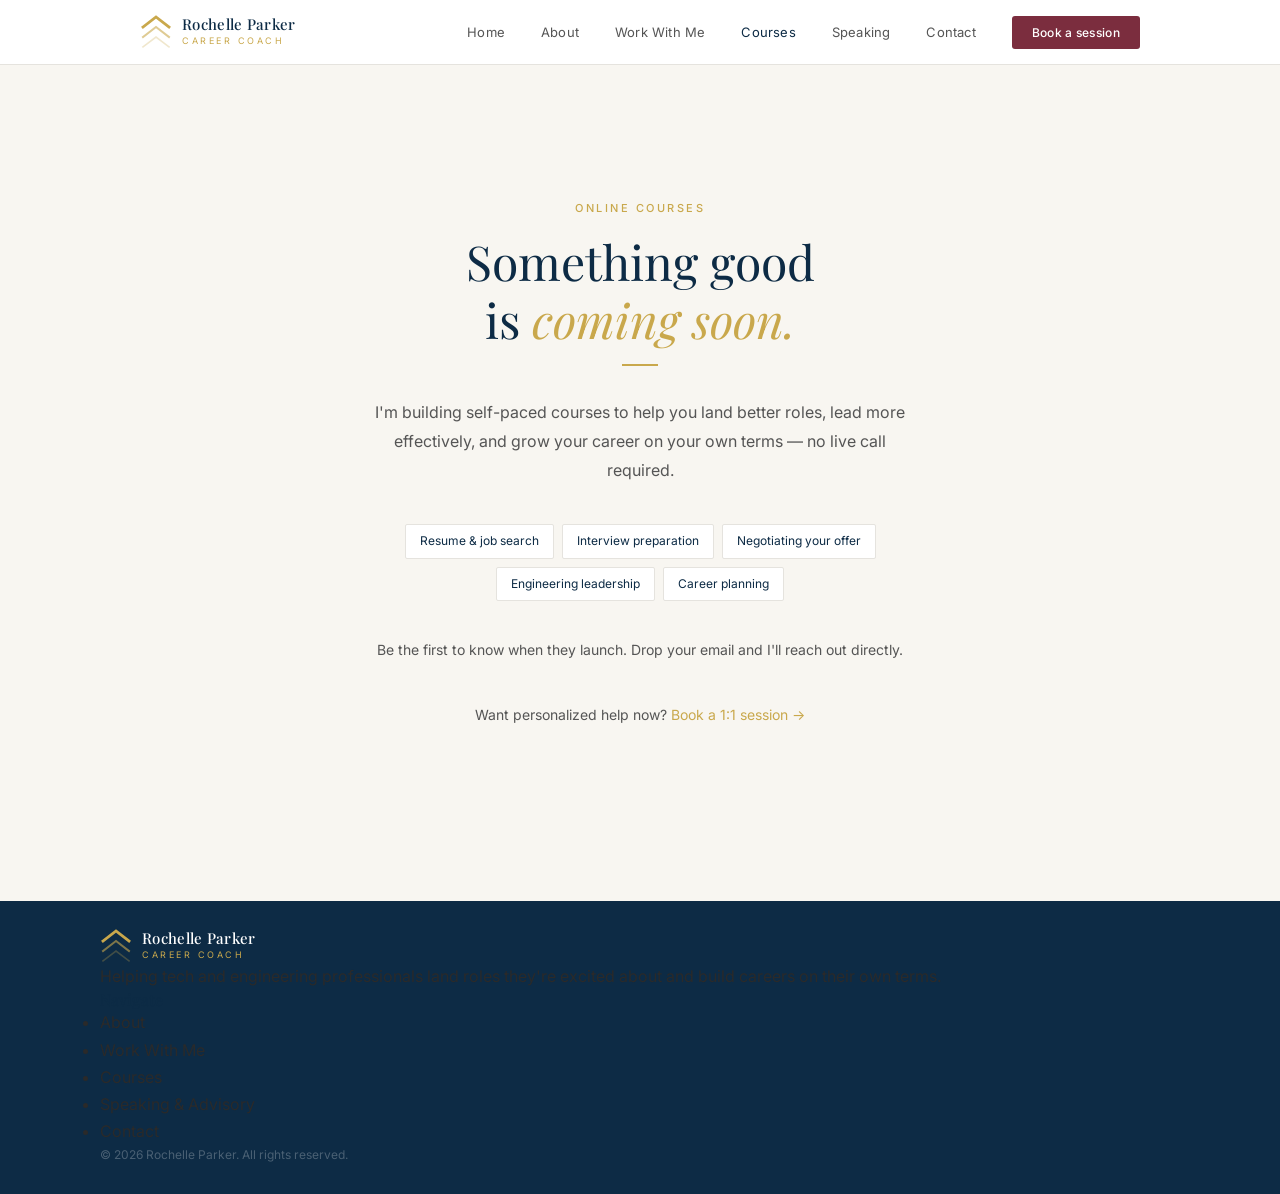
<file: courses.html>
<!DOCTYPE html>
<html lang="en">
<head>
  <meta charset="UTF-8">
  <meta name="viewport" content="width=device-width, initial-scale=1.0">
  <title>Courses — Rochelle Parker</title>
  <meta name="description" content="Online courses from Rochelle Parker — coming soon.">
  <link rel="preconnect" href="https://fonts.googleapis.com">
  <link rel="preconnect" href="https://fonts.gstatic.com" crossorigin>
  <link href="https://fonts.googleapis.com/css2?family=Playfair+Display:ital,wght@0,400;0,500;1,400&family=Inter:wght@300;400;500&display=swap" rel="stylesheet">
  <link rel="stylesheet" href="styles.css">
  <style>
    .coming-soon {
      min-height: calc(100vh - 64px);
      display: flex;
      align-items: center;
      justify-content: center;
      background: var(--cream);
      padding: 80px 40px;
    }
    .coming-soon-inner {
      max-width: 560px;
      text-align: center;
    }
    .coming-soon-inner .eyebrow {
      display: block;
      text-align: center;
      margin-bottom: 16px;
    }
    .coming-soon-inner h1 {
      font-size: clamp(32px, 4vw, 48px);
      font-weight: 400;
      margin-bottom: 16px;
      line-height: 1.2;
    }
    .coming-soon-inner h1 em {
      font-style: italic;
      color: var(--gold);
    }
    .coming-soon-inner p {
      font-size: 16px;
      color: var(--text-mid);
      line-height: 1.8;
      margin-bottom: 40px;
    }
    .gold-rule-center {
      width: 36px;
      height: 1.5px;
      background: var(--gold);
      margin: 0 auto 32px;
    }
    .notify-form {
      display: flex;
      gap: 10px;
      justify-content: center;
      flex-wrap: wrap;
      margin-bottom: 12px;
    }
    .notify-input {
      padding: 12px 18px;
      border: 0.5px solid var(--gray-2);
      border-radius: 3px;
      font-size: 14px;
      font-family: 'Inter', sans-serif;
      color: var(--text);
      min-width: 240px;
      outline: none;
      transition: border-color 0.2s;
      background: var(--white);
    }
    .notify-input:focus { border-color: var(--gold); }
    .notify-note {
      font-size: 12px;
      color: var(--text-light);
    }
    .topics-preview {
      display: flex;
      gap: 8px;
      flex-wrap: wrap;
      justify-content: center;
      margin: 36px 0;
    }
    .topic-pill {
      font-size: 12px;
      color: var(--navy);
      background: var(--white);
      border: 0.5px solid var(--gray-2);
      padding: 6px 14px;
      border-radius: 2px;
      font-weight: 400;
    }
  </style>
</head>
<body>

<!-- NAV -->
<nav class="site-nav">
  <div class="nav-inner">
    <a href="index.html" class="nav-logo">
      <div class="nav-logo-mark">
        <svg width="32" height="34" viewBox="0 0 32 34" fill="none">
          <polyline points="3,32 16,22 29,32" stroke="rgba(201,168,76,0.28)" stroke-width="1.6" stroke-linecap="square" stroke-linejoin="miter"/>
          <polyline points="3,22 16,12 29,22" stroke="rgba(201,168,76,0.60)" stroke-width="2" stroke-linecap="square" stroke-linejoin="miter"/>
          <polyline points="3,12 16,2 29,12" stroke="#C9A84C" stroke-width="2.8" stroke-linecap="square" stroke-linejoin="miter"/>
        </svg>
      </div>
      <div class="nav-logo-text">
        <span class="nav-logo-name">Rochelle Parker</span>
        <span class="nav-logo-title">Career Coach</span>
      </div>
    </a>
    <ul class="nav-links">
      <li><a href="index.html">Home</a></li>
      <li><a href="about.html">About</a></li>
      <li><a href="work-with-me.html">Work With Me</a></li>
      <li><a href="courses.html" class="active">Courses</a></li>
      <li><a href="speaking.html">Speaking</a></li>
      <li><a href="contact.html">Contact</a></li>
      <li><a href="work-with-me.html#sessions" class="nav-cta">Book a session</a></li>
    </ul>
  </div>
</nav>

<div class="coming-soon">
  <div class="coming-soon-inner">
    <span class="eyebrow">Online Courses</span>
    <h1>Something good<br>is <em>coming soon.</em></h1>
    <div class="gold-rule-center"></div>
    <p>I'm building self-paced courses to help you land better roles, lead more effectively, and grow your career on your own terms — no live call required.</p>

    <div class="topics-preview">
      <span class="topic-pill">Resume &amp; job search</span>
      <span class="topic-pill">Interview preparation</span>
      <span class="topic-pill">Negotiating your offer</span>
      <span class="topic-pill">Engineering leadership</span>
      <span class="topic-pill">Career planning</span>
    </div>

    <p style="font-size:14px;">Be the first to know when they launch. Drop your email and I'll reach out directly.</p>

    <script async data-uid="3b12c76df9" src="https://rochelle-parker.kit.com/3b12c76df9/index.js"></script>

    <p style="margin-top: 40px; font-size: 14px; color: var(--text-mid);">
      Want personalized help now? <a href="work-with-me.html" style="color: var(--gold);">Book a 1:1 session →</a>
    </p>
  </div>
</div>

<!-- FOOTER -->
<footer class="site-footer">
  <div class="footer-inner">
    <div class="footer-top">
      <div>
        <a href="index.html" class="nav-logo">
          <div class="nav-logo-mark">
            <svg width="32" height="34" viewBox="0 0 32 34" fill="none">
          <polyline points="3,32 16,22 29,32" stroke="rgba(201,168,76,0.28)" stroke-width="1.6" stroke-linecap="square" stroke-linejoin="miter"/>
          <polyline points="3,22 16,12 29,22" stroke="rgba(201,168,76,0.60)" stroke-width="2" stroke-linecap="square" stroke-linejoin="miter"/>
          <polyline points="3,12 16,2 29,12" stroke="#C9A84C" stroke-width="2.8" stroke-linecap="square" stroke-linejoin="miter"/>
        </svg>
          </div>
          <div class="nav-logo-text">
            <span class="nav-logo-name footer-logo-name">Rochelle Parker</span>
            <span class="nav-logo-title footer-logo-title">Career Coach</span>
          </div>
        </a>
        <p class="footer-brand-tagline">Helping tech and engineering professionals land roles they're excited about and build careers on their own terms.</p>
      </div>
      <div class="footer-col">
        <h4>Navigate</h4>
        <ul>
          <li><a href="about.html">About</a></li>
          <li><a href="work-with-me.html">Work With Me</a></li>
          <li><a href="courses.html">Courses</a></li>
          <li><a href="speaking.html">Speaking &amp; Advisory</a></li>
          <li><a href="contact.html">Contact</a></li>
        </ul>
      </div>
    </div>
    <div class="footer-bottom">
      <p class="footer-copy">&copy; 2026 Rochelle Parker. All rights reserved.</p>
    </div>
  </div>
</footer>


<script>
(function(){
  var uid = window.innerWidth >= 768 ? '356d75e715' : '4edfffda4b';
  var s = document.createElement('script');
  s.async = true;
  s.setAttribute('data-uid', uid);
  s.src = 'https://rochelle-parker.kit.com/' + uid + '/index.js';
  document.head.appendChild(s);
})();
</script>
</body>
</html>
</file>
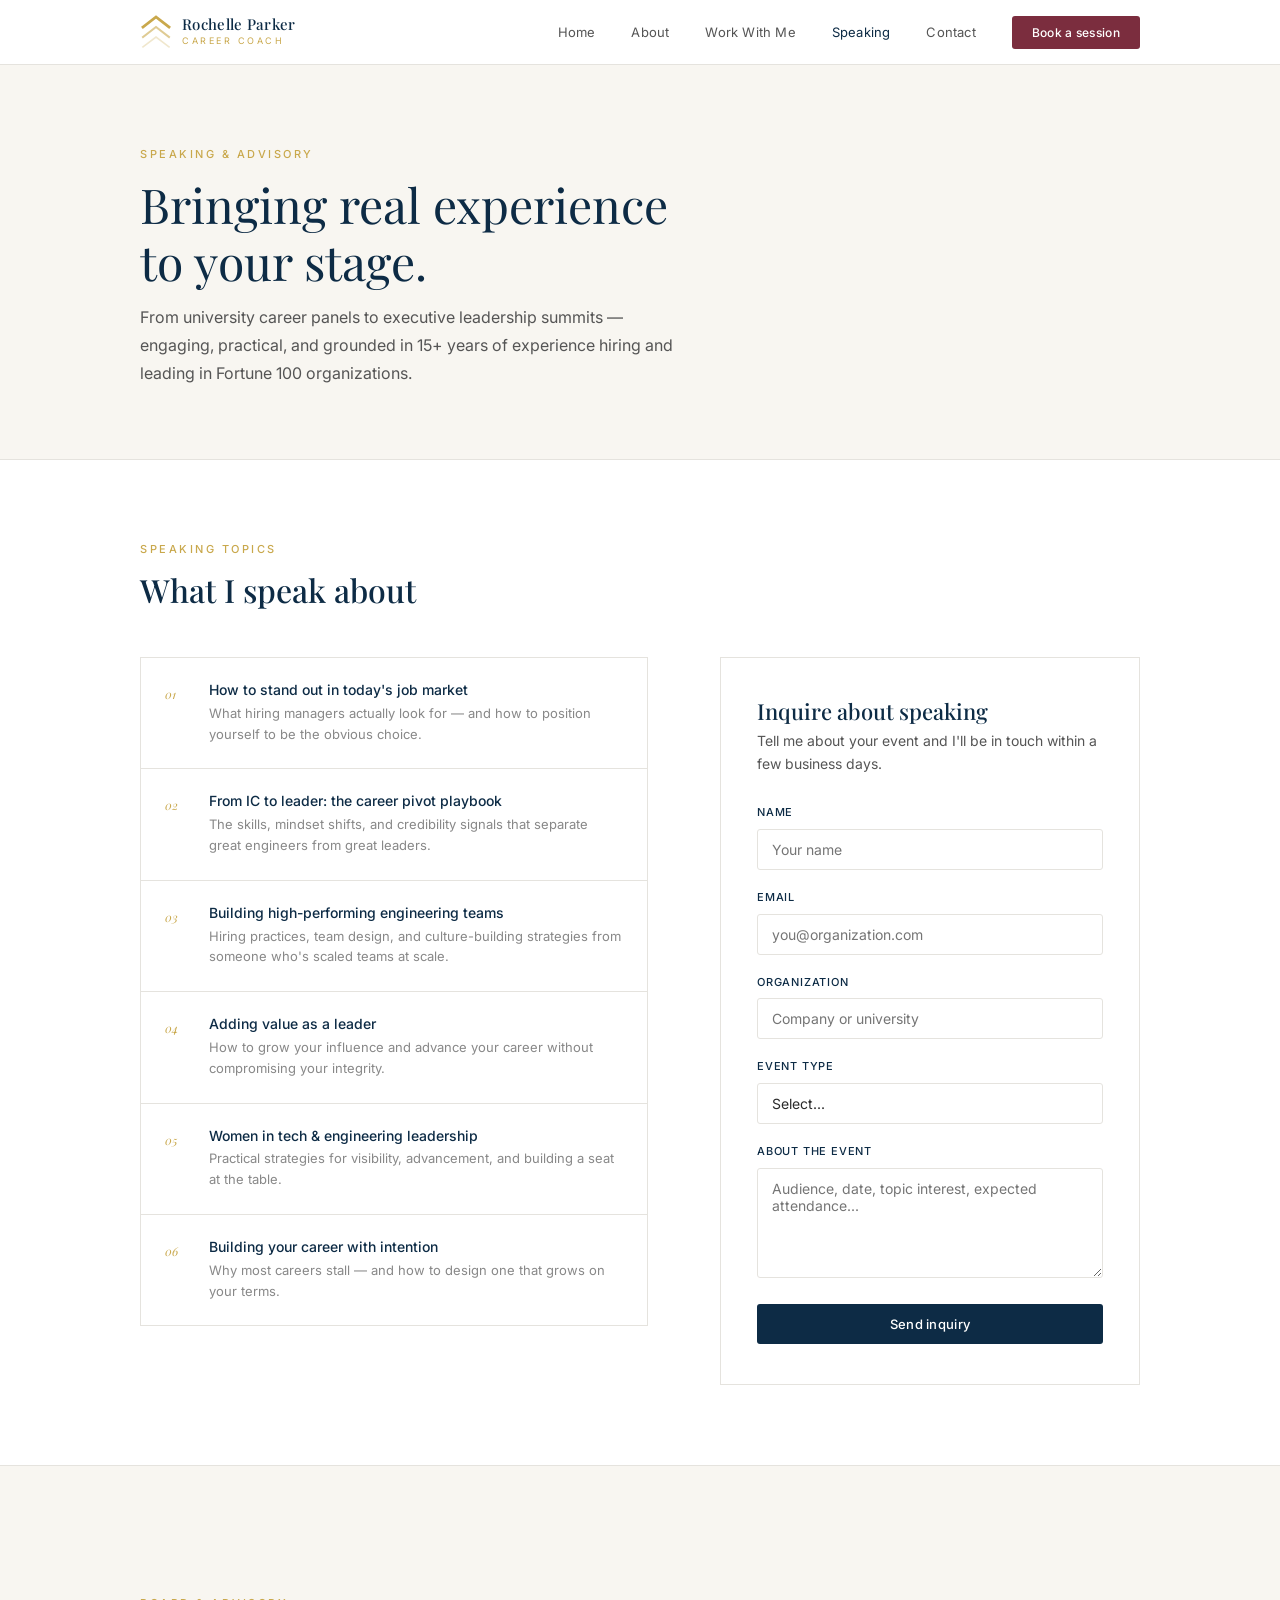
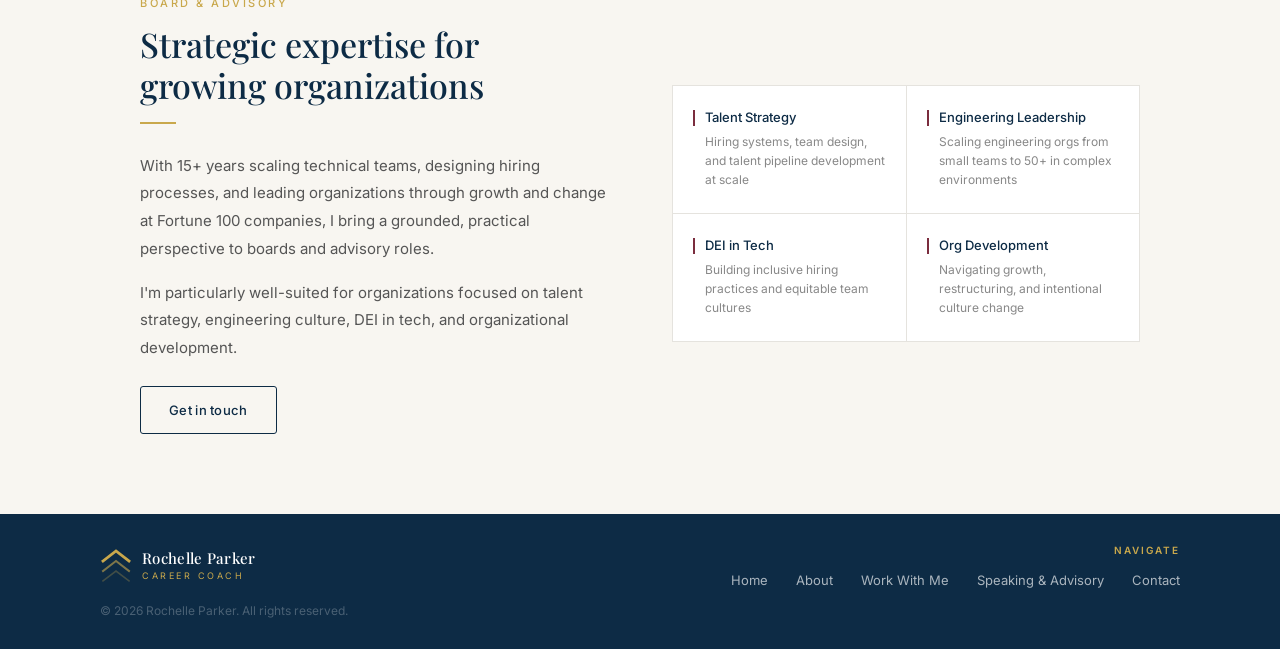
<file: speaking.html>
<!DOCTYPE html>
<html lang="en">
<head>
  <meta charset="UTF-8">
  <meta name="viewport" content="width=device-width, initial-scale=1.0">
  <title>Speaking & Advisory — Rochelle Parker</title>
  <meta name="description" content="Book Rochelle Parker to speak at your event or explore board and advisory opportunities.">
  <link rel="preconnect" href="https://fonts.googleapis.com">
  <link rel="preconnect" href="https://fonts.gstatic.com" crossorigin>
  <link href="https://fonts.googleapis.com/css2?family=Playfair+Display:ital,wght@0,400;0,500;1,400&family=Inter:wght@300;400;500&display=swap" rel="stylesheet">
  <link rel="stylesheet" href="styles.css">
  <style>
    .page-header {
      background: var(--cream);
      border-bottom: 0.5px solid var(--gray-2);
      padding: 80px 40px 72px;
    }
    .page-header h1 { font-size: clamp(32px, 4vw, 48px); font-weight: 400; }
    .page-header p { font-size: 16px; color: var(--text-mid); max-width: 560px; line-height: 1.75; margin-top: 12px; }

    /* SPEAKING */
    .speaking-section { padding: 80px 40px; }
    .speaking-layout {
      display: grid;
      grid-template-columns: 1fr 420px;
      gap: 72px;
      align-items: start;
      margin-top: 48px;
    }

    .topics-list {
      display: flex;
      flex-direction: column;
      gap: 0;
      border: 0.5px solid var(--gray-2);
    }
    .topic-item {
      display: flex;
      gap: 20px;
      align-items: flex-start;
      padding: 24px;
      border-bottom: 0.5px solid var(--gray-2);
      transition: background 0.2s;
    }
    .topic-item:last-child { border-bottom: none; }
    .topic-item:hover { background: var(--cream); }
    .topic-num {
      font-family: 'Playfair Display', serif;
      font-size: 12px;
      font-style: italic;
      color: var(--gold);
      padding-top: 2px;
      min-width: 24px;
    }
    .topic-content h4 {
      font-family: 'Inter', sans-serif;
      font-size: 14px;
      font-weight: 500;
      color: var(--navy);
      margin-bottom: 4px;
    }
    .topic-content p { font-size: 13px; color: var(--text-light); line-height: 1.6; }

    /* INQUIRY FORM */
    .inquiry-card {
      border: 0.5px solid var(--gray-2);
      padding: 40px 36px;
      background: var(--white);
      position: sticky;
      top: 80px;
    }
    .inquiry-card h3 { font-size: 22px; margin-bottom: 6px; }
    .inquiry-card .sub { font-size: 14px; color: var(--text-mid); margin-bottom: 28px; line-height: 1.6; }

    /* ADVISORY */
    .advisory-section { padding: 80px 40px; background: var(--cream); border-top: 0.5px solid var(--gray-2); }
    .advisory-layout {
      display: grid;
      grid-template-columns: 1fr 1fr;
      gap: 64px;
      align-items: center;
      margin-top: 48px;
    }
    .advisory-text h2 { font-size: clamp(24px, 3vw, 34px); margin-bottom: 8px; }
    .advisory-text p { font-size: 15px; color: var(--text-mid); line-height: 1.85; margin-bottom: 16px; }
    .advisory-grid {
      display: grid;
      grid-template-columns: 1fr 1fr;
      gap: 1px;
      background: var(--gray-2);
      border: 0.5px solid var(--gray-2);
    }
    .advisory-item {
      background: var(--white);
      padding: 24px 20px;
    }
    .advisory-item h4 {
      font-family: 'Inter', sans-serif;
      font-size: 13px;
      font-weight: 500;
      color: var(--navy);
      margin-bottom: 6px;
      border-left: 2px solid var(--burgundy);
      padding-left: 10px;
    }
    .advisory-item p { font-size: 12px; color: var(--text-light); line-height: 1.6; padding-left: 12px; }

    @media (max-width: 768px) {
      .page-header { padding: 56px 24px 48px; }
      .speaking-section, .advisory-section { padding: 56px 24px; }
      .speaking-layout { grid-template-columns: 1fr; }
      .inquiry-card { position: static; }
      .advisory-layout { grid-template-columns: 1fr; }
    }
  </style>
</head>
<body>

<!-- NAV -->
<nav class="site-nav">
  <div class="nav-inner">
    <a href="index.html" class="nav-logo">
      <div class="nav-logo-mark">
        <svg width="32" height="34" viewBox="0 0 32 34" fill="none">
          <polyline points="3,32 16,22 29,32" stroke="rgba(201,168,76,0.28)" stroke-width="1.6" stroke-linecap="square" stroke-linejoin="miter"/>
          <polyline points="3,22 16,12 29,22" stroke="rgba(201,168,76,0.60)" stroke-width="2" stroke-linecap="square" stroke-linejoin="miter"/>
          <polyline points="3,12 16,2 29,12" stroke="#C9A84C" stroke-width="2.8" stroke-linecap="square" stroke-linejoin="miter"/>
        </svg>
      </div>
      <div class="nav-logo-text">
        <span class="nav-logo-name">Rochelle Parker</span>
        <span class="nav-logo-title">Career Coach</span>
      </div>
    </a>
    <ul class="nav-links">
      <li><a href="index.html">Home</a></li>
      <li><a href="about.html">About</a></li>
      <li><a href="work-with-me.html">Work With Me</a></li>
      <li><a href="speaking.html" class="active">Speaking</a></li>
      <li><a href="contact.html">Contact</a></li>
      <li><a href="work-with-me.html#sessions" class="nav-cta" style="color:#fff;">Book a session</a></li>
    </ul>
    <button class="nav-hamburger" id="nav-hamburger" aria-label="Menu">
      <span></span><span></span><span></span>
    </button>
  </div>
</nav>

<!-- HEADER -->
<div class="page-header">
  <div class="container">
    <span class="eyebrow">Speaking &amp; Advisory</span>
    <h1>Bringing real experience<br>to your stage.</h1>
    <p>From university career panels to executive leadership summits — engaging, practical, and grounded in 15+ years of experience hiring and leading in Fortune 100 organizations.</p>
  </div>
</div>

<!-- SPEAKING -->
<section class="speaking-section">
  <div class="container">
    <span class="eyebrow">Speaking topics</span>
    <h2 style="font-size: clamp(22px, 3vw, 32px);">What I speak about</h2>
    <div class="speaking-layout">
      <div>
        <div class="topics-list">
          <div class="topic-item">
            <span class="topic-num">01</span>
            <div class="topic-content">
              <h4>How to stand out in today's job market</h4>
              <p>What hiring managers actually look for — and how to position yourself to be the obvious choice.</p>
            </div>
          </div>
          <div class="topic-item">
            <span class="topic-num">02</span>
            <div class="topic-content">
              <h4>From IC to leader: the career pivot playbook</h4>
              <p>The skills, mindset shifts, and credibility signals that separate great engineers from great leaders.</p>
            </div>
          </div>
          <div class="topic-item">
            <span class="topic-num">03</span>
            <div class="topic-content">
              <h4>Building high-performing engineering teams</h4>
              <p>Hiring practices, team design, and culture-building strategies from someone who's scaled teams at scale.</p>
            </div>
          </div>
          <div class="topic-item">
            <span class="topic-num">04</span>
            <div class="topic-content">
              <h4>Adding value as a leader</h4>
              <p>How to grow your influence and advance your career without compromising your integrity.</p>
            </div>
          </div>
          <div class="topic-item">
            <span class="topic-num">05</span>
            <div class="topic-content">
              <h4>Women in tech &amp; engineering leadership</h4>
              <p>Practical strategies for visibility, advancement, and building a seat at the table.</p>
            </div>
          </div>
          <div class="topic-item">
            <span class="topic-num">06</span>
            <div class="topic-content">
              <h4>Building your career with intention</h4>
              <p>Why most careers stall — and how to design one that grows on your terms.</p>
            </div>
          </div>
        </div>
      </div>

      <div class="inquiry-card">
        <h3>Inquire about speaking</h3>
        <p class="sub">Tell me about your event and I'll be in touch within a few business days.</p>
        <form id="speaking-form" action="https://formspree.io/f/mljerydw" method="POST">
        <div class="form-group">
          <label>Name</label>
          <input type="text" name="name" placeholder="Your name">
        </div>
        <div class="form-group">
          <label>Email</label>
          <input type="email" name="email" placeholder="you@organization.com">
        </div>
        <div class="form-group">
          <label>Organization</label>
          <input type="text" name="organization" placeholder="Company or university">
        </div>
        <div class="form-group">
          <label>Event type</label>
          <select name="event_type">
            <option value="">Select...</option>
            <option>Conference / Summit</option>
            <option>University / Career event</option>
            <option>Corporate workshop</option>
            <option>Podcast / Panel</option>
            <option>Webinar</option>
            <option>Other</option>
          </select>
        </div>
        <div class="form-group">
          <label>About the event</label>
          <textarea name="message" placeholder="Audience, date, topic interest, expected attendance..."></textarea>
        </div>
        <input type="hidden" name="_subject" value="Speaking Inquiry">
        <button type="submit" class="btn btn-navy" style="width:100%;">Send inquiry</button>
        <div id="speaking-success" style="display:none; margin-top:16px; padding:16px; background:#f0f7f0; border:0.5px solid #b0d4b0; border-radius:2px; color:#2d5a2d; font-size:14px;">
          Inquiry sent — I'll be in touch within a few business days.
        </div>
        </form>
        <script>
          document.getElementById('speaking-form').addEventListener('submit', async function(e) {
            e.preventDefault();
            var btn = this.querySelector('button[type="submit"]');
            btn.textContent = 'Sending…';
            btn.disabled = true;
            try {
              var res = await fetch(this.action, { method: 'POST', body: new FormData(this), headers: { 'Accept': 'application/json' } });
              if (res.ok) {
                this.reset();
                document.getElementById('speaking-success').style.display = 'block';
                btn.style.display = 'none';
              } else {
                btn.textContent = 'Send inquiry';
                btn.disabled = false;
                alert('Something went wrong. Please try again.');
              }
            } catch(err) {
              btn.textContent = 'Send inquiry';
              btn.disabled = false;
              alert('Something went wrong. Please try again.');
            }
          });
        </script>
      </div>
    </div>
  </div>
</section>

<!-- ADVISORY -->
<section class="advisory-section">
  <div class="container">
    <div class="advisory-layout">
      <div class="advisory-text">
        <span class="eyebrow">Board &amp; Advisory</span>
        <h2>Strategic expertise for growing organizations</h2>
        <div class="gold-rule"></div>
        <p>With 15+ years scaling technical teams, designing hiring processes, and leading organizations through growth and change at Fortune 100 companies, I bring a grounded, practical perspective to boards and advisory roles.</p>
        <p>I'm particularly well-suited for organizations focused on talent strategy, engineering culture, DEI in tech, and organizational development.</p>
        <a href="contact.html" class="btn btn-outline" style="margin-top:8px;">Get in touch</a>
      </div>
      <div class="advisory-grid">
        <div class="advisory-item">
          <h4>Talent Strategy</h4>
          <p>Hiring systems, team design, and talent pipeline development at scale</p>
        </div>
        <div class="advisory-item">
          <h4>Engineering Leadership</h4>
          <p>Scaling engineering orgs from small teams to 50+ in complex environments</p>
        </div>
        <div class="advisory-item">
          <h4>DEI in Tech</h4>
          <p>Building inclusive hiring practices and equitable team cultures</p>
        </div>
        <div class="advisory-item">
          <h4>Org Development</h4>
          <p>Navigating growth, restructuring, and intentional culture change</p>
        </div>
      </div>
    </div>
  </div>
</section>

<!-- FOOTER -->
<footer class="site-footer">
  <div class="footer-inner">
    <div class="footer-row">
      <a href="index.html" class="nav-logo">
        <div class="nav-logo-mark">
          <svg width="32" height="34" viewBox="0 0 32 34" fill="none">
            <polyline points="3,32 16,22 29,32" stroke="rgba(201,168,76,0.28)" stroke-width="1.6" stroke-linecap="square" stroke-linejoin="miter"/>
            <polyline points="3,22 16,12 29,22" stroke="rgba(201,168,76,0.60)" stroke-width="2" stroke-linecap="square" stroke-linejoin="miter"/>
            <polyline points="3,12 16,2 29,12" stroke="#C9A84C" stroke-width="2.8" stroke-linecap="square" stroke-linejoin="miter"/>
          </svg>
        </div>
        <div class="nav-logo-text">
          <span class="nav-logo-name footer-logo-name">Rochelle Parker</span>
          <span class="nav-logo-title footer-logo-title">Career Coach</span>
        </div>
      </a>
      <nav class="footer-nav">
        <span class="footer-nav-label">Navigate</span>
        <div class="footer-nav-links">
          <a href="index.html">Home</a>
          <a href="about.html">About</a>
          <a href="work-with-me.html">Work With Me</a>
          <a href="speaking.html">Speaking &amp; Advisory</a>
          <a href="contact.html">Contact</a>
        </div>
      </nav>
    </div>
    <p class="footer-copy">&copy; 2026 Rochelle Parker. All rights reserved.</p>
  </div>
</footer>


<script>
(function(){
  var btn = document.getElementById('nav-hamburger');
  var nav = document.querySelector('.nav-links');
  if(btn && nav){
    btn.addEventListener('click', function(){ nav.classList.toggle('open'); btn.classList.toggle('open'); });
    nav.querySelectorAll('a').forEach(function(a){ a.addEventListener('click', function(){ nav.classList.remove('open'); btn.classList.remove('open'); }); });
  }
})();
</script>
<script>
(function(){
  var uid = window.innerWidth >= 768 ? '356d75e715' : '4edfffda4b';
  var s = document.createElement('script');
  s.async = true;
  s.setAttribute('data-uid', uid);
  s.src = 'https://rochelle-parker.kit.com/' + uid + '/index.js';
  document.head.appendChild(s);
})();
</script>
</body>
</html>
</file>
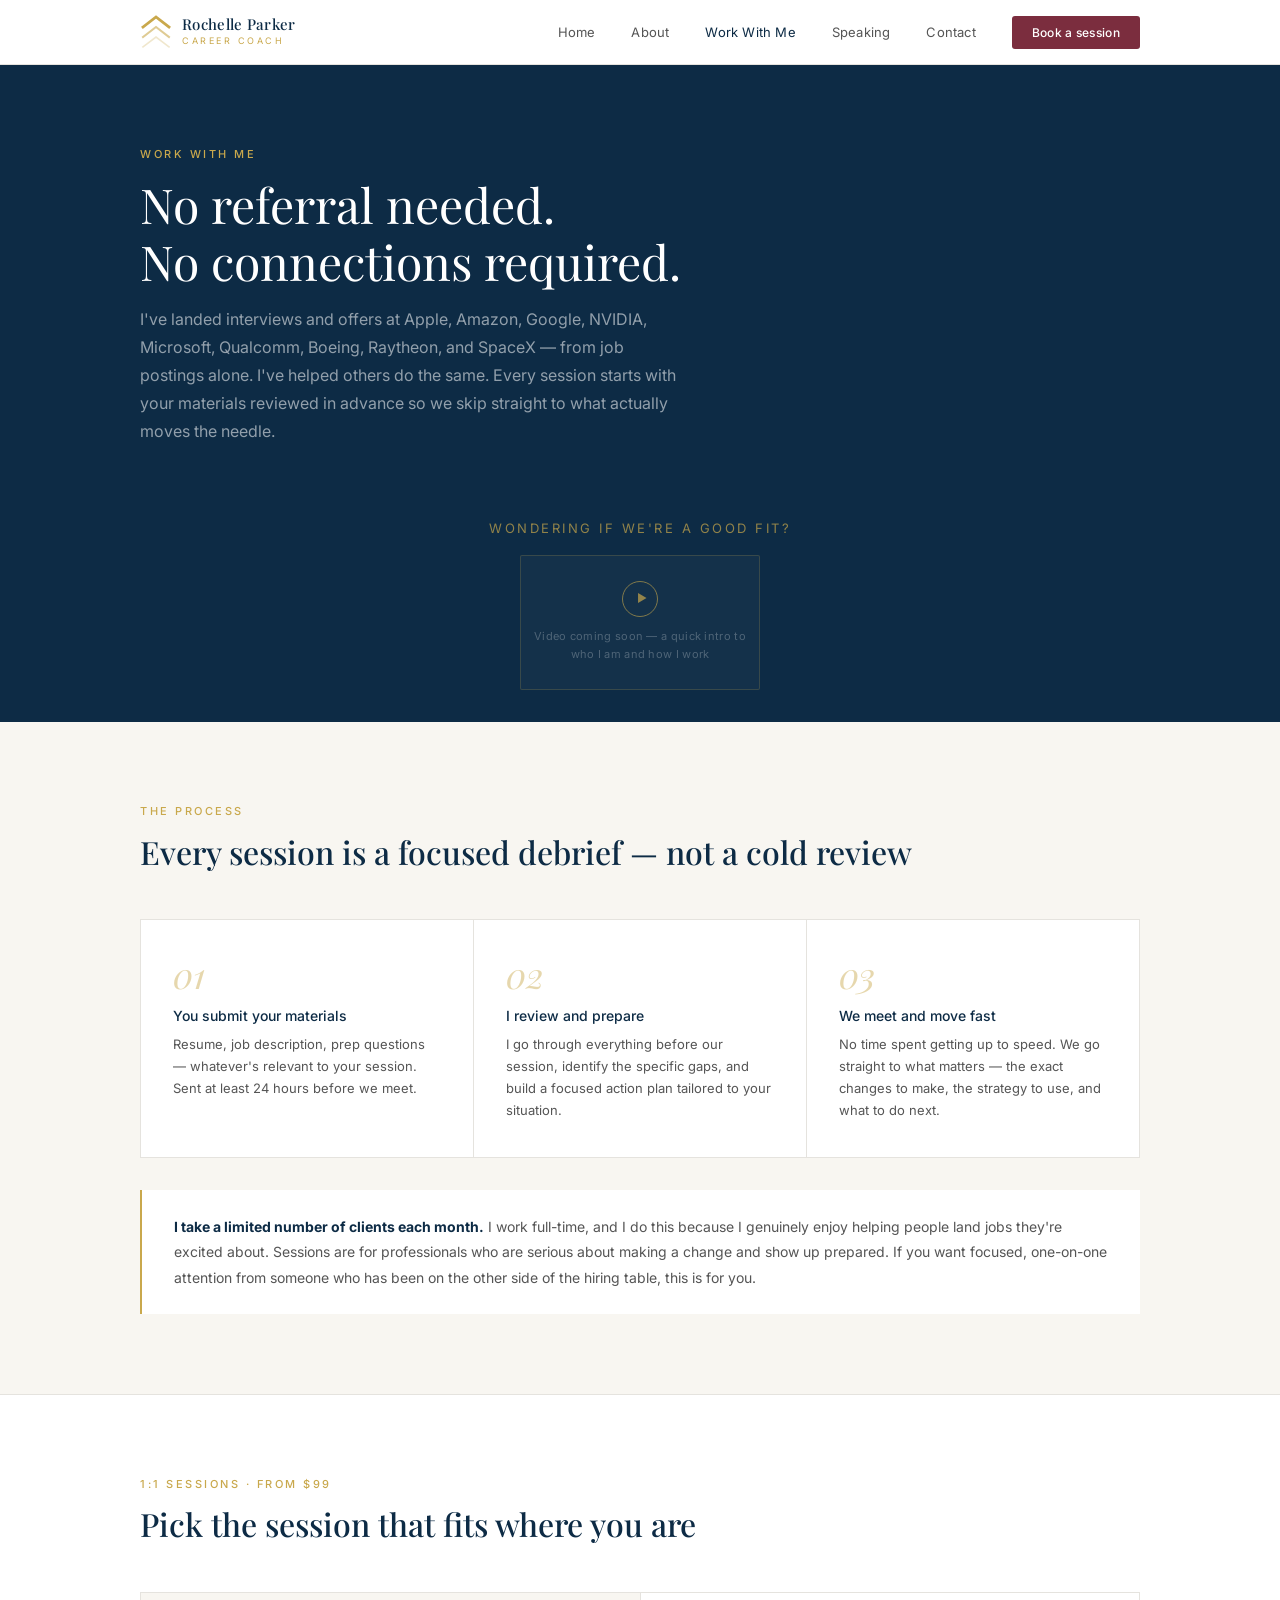
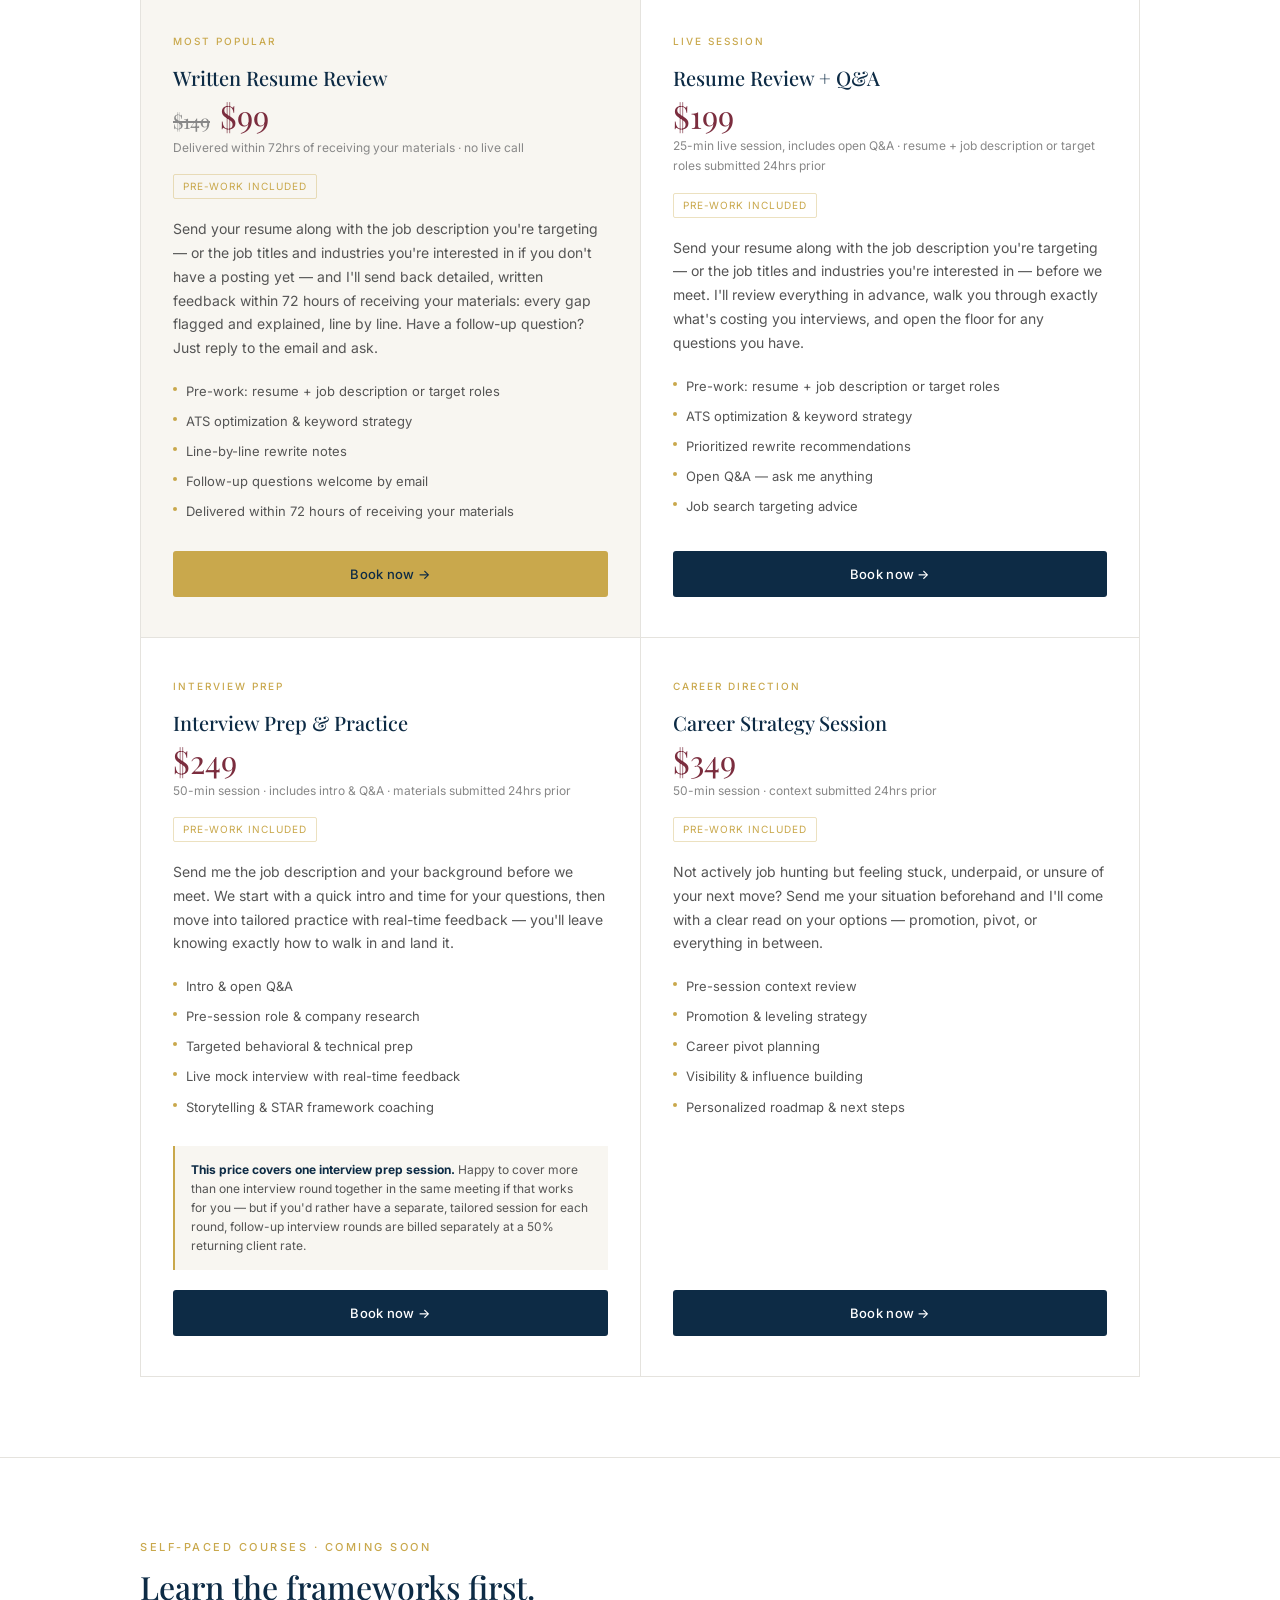
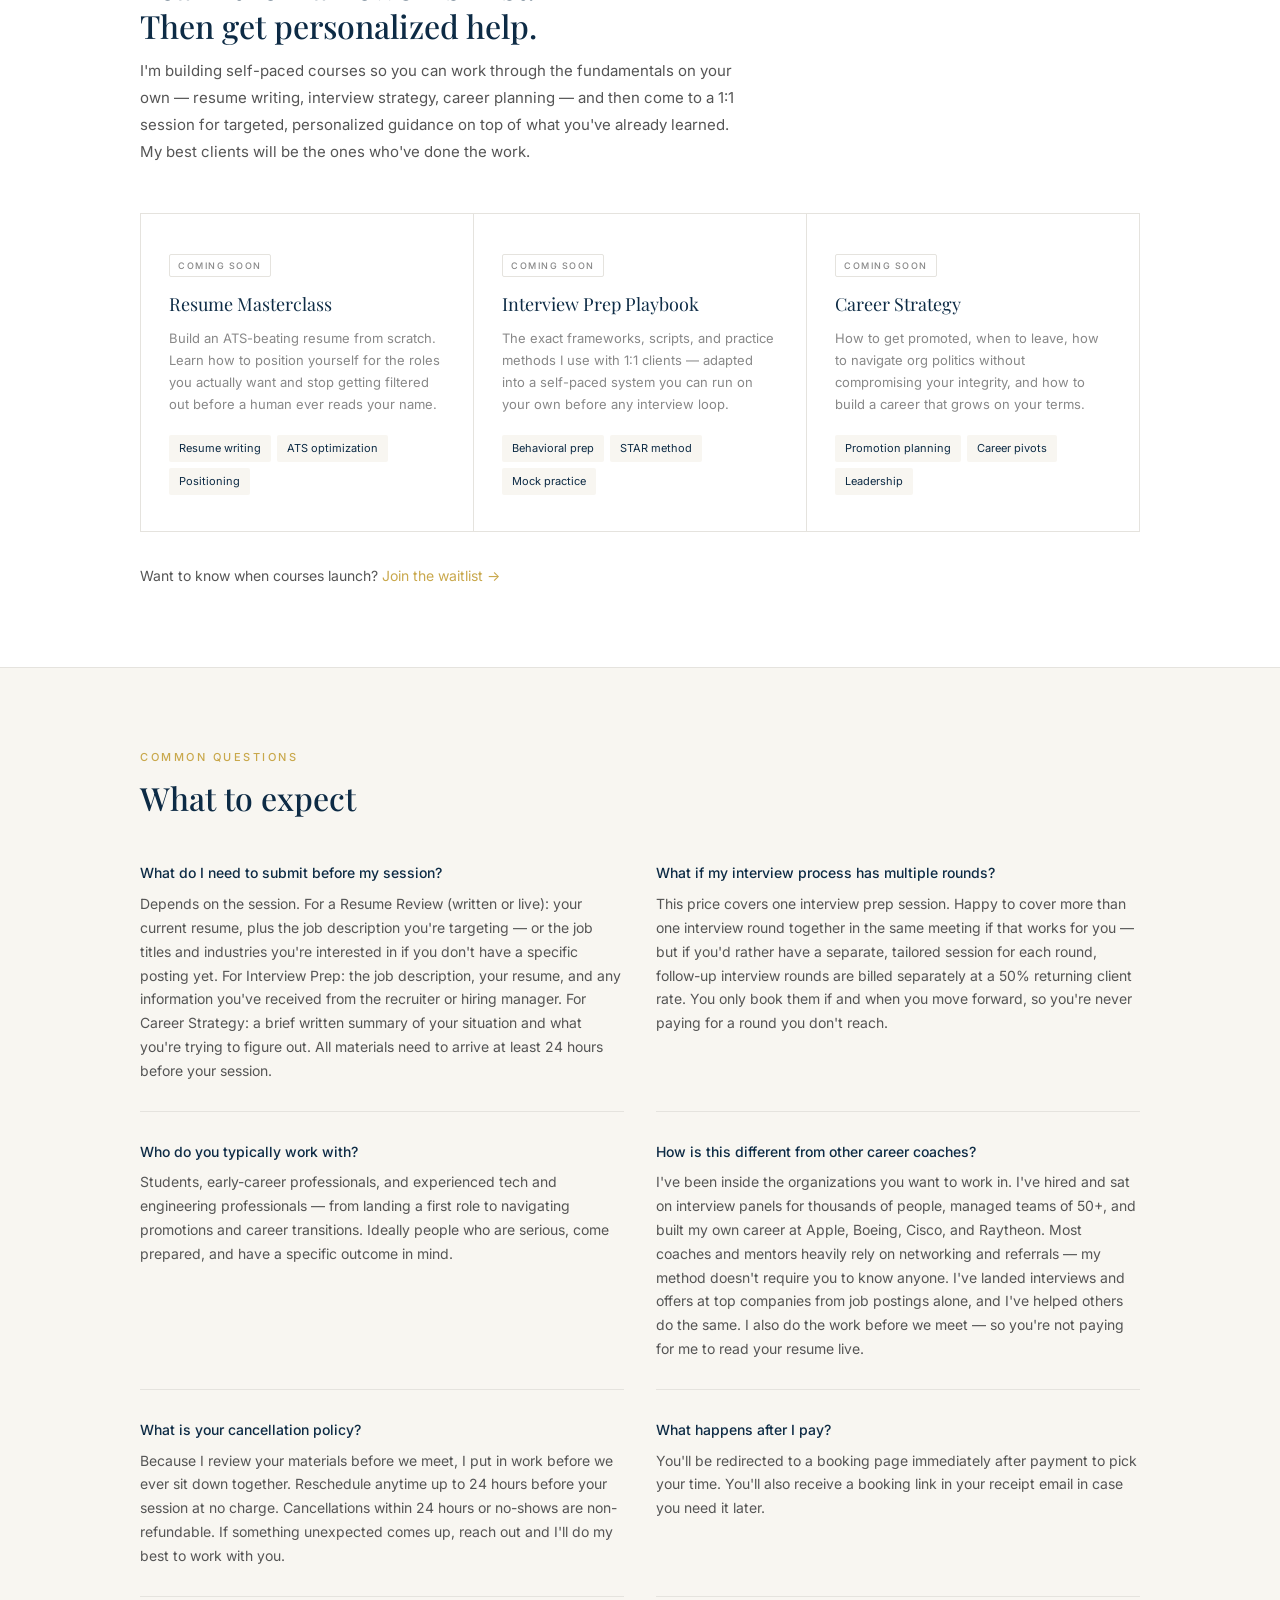
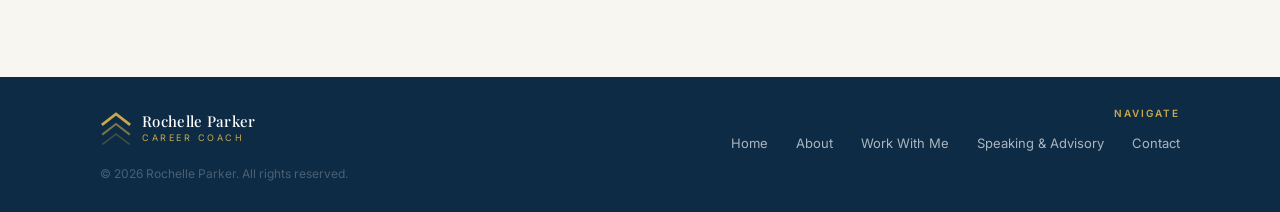
<file: work-with-me.html>
<!DOCTYPE html>
<html lang="en">
<head>
  <meta charset="UTF-8">
  <meta name="viewport" content="width=device-width, initial-scale=1.0">
  <title>Work With Me — Rochelle Parker</title>
  <meta name="description" content="Book a focused 1:1 session with Rochelle Parker. Resume review, interview prep, and career strategy coaching for tech and engineering professionals.">
  <link rel="preconnect" href="https://fonts.googleapis.com">
  <link rel="preconnect" href="https://fonts.gstatic.com" crossorigin>
  <link href="https://fonts.googleapis.com/css2?family=Playfair+Display:ital,wght@0,400;0,500;1,400&family=Inter:wght@300;400;500&display=swap" rel="stylesheet">
  <link rel="stylesheet" href="styles.css">
  <style>
    .page-header {
      background: var(--navy);
      padding: 80px 40px 72px;
    }
    .page-header .eyebrow { color: var(--gold); }
    .page-header h1 {
      font-size: clamp(32px, 4vw, 48px);
      color: var(--white);
      font-weight: 400;
      margin-bottom: 14px;
    }
    .page-header p {
      font-size: 16px;
      color: rgba(255,255,255,0.55);
      max-width: 540px;
      line-height: 1.75;
    }

    /* VIDEO */
    .video-section {
      background: var(--navy);
      padding: 0 40px 32px;
    }
    .video-container {
      max-width: 240px;
      margin: 0 auto;
    }
    .video-label {
      display: block;
      text-align: center;
      font-size: 13px;
      letter-spacing: 2.5px;
      text-transform: uppercase;
      color: rgba(201,168,76,0.7);
      margin-bottom: 16px;
      white-space: nowrap;
    }
    .video-placeholder {
      width: 100%;
      aspect-ratio: 16 / 9;
      background: rgba(255,255,255,0.03);
      border: 0.5px solid rgba(201,168,76,0.2);
      border-radius: 2px;
      display: flex;
      flex-direction: column;
      align-items: center;
      justify-content: center;
      gap: 10px;
    }
    .play-btn {
      width: 36px; height: 36px;
      border-radius: 50%;
      border: 1.5px solid rgba(201,168,76,0.6);
      display: flex;
      align-items: center;
      justify-content: center;
      color: rgba(201,168,76,0.7);
      font-size: 11px;
      padding-left: 3px;
    }
    .video-placeholder p {
      font-size: 11px;
      color: rgba(255,255,255,0.25);
      letter-spacing: 0.3px;
      text-align: center;
    }

    /* HOW I WORK */
    .how-section {
      padding: 80px 40px;
      background: var(--cream);
      border-bottom: 0.5px solid var(--gray-2);
    }
    .how-grid {
      display: grid;
      grid-template-columns: repeat(3, 1fr);
      gap: 1px;
      background: var(--gray-2);
      border: 0.5px solid var(--gray-2);
      margin-top: 48px;
    }
    .how-step {
      background: var(--white);
      padding: 36px 32px;
    }
    .how-num {
      font-family: 'Playfair Display', serif;
      font-size: 36px;
      font-style: italic;
      color: var(--gold);
      opacity: 0.45;
      line-height: 1;
      margin-bottom: 16px;
    }
    .how-step h4 {
      font-family: 'Inter', sans-serif;
      font-size: 14px;
      font-weight: 500;
      color: var(--navy);
      margin-bottom: 8px;
    }
    .how-step p {
      font-size: 13px;
      color: var(--text-mid);
      line-height: 1.7;
    }
    .availability-callout {
      margin-top: 32px;
      padding: 24px 32px;
      border-left: 2px solid var(--gold);
      background: var(--white);
    }
    .availability-callout p {
      font-size: 14px;
      color: var(--text-mid);
      line-height: 1.8;
      margin: 0;
    }
    .availability-callout strong { color: var(--navy); }

    /* SESSIONS */
    .sessions-section { padding: 80px 40px; }
    .sessions-grid {
      display: grid;
      grid-template-columns: repeat(2, 1fr);
      gap: 1px;
      background: var(--gray-2);
      border: 0.5px solid var(--gray-2);
      margin-top: 48px;
    }
    .session-card {
      background: var(--white);
      padding: 40px 32px;
      display: flex;
      flex-direction: column;
    }
    .session-card.featured { background: var(--cream); }
    .session-label {
      font-size: 10px;
      font-weight: 500;
      letter-spacing: 2px;
      text-transform: uppercase;
      color: var(--gold);
      margin-bottom: 16px;
    }
    .session-card h3 { font-size: 20px; margin-bottom: 10px; }
    .session-price-wrapper {
      display: flex;
      align-items: baseline;
      gap: 10px;
    }
    .session-price-original {
      font-family: 'Playfair Display', serif;
      font-size: 20px;
      color: var(--text-light);
      text-decoration: line-through;
    }
    .session-price {
      font-family: 'Playfair Display', serif;
      font-size: 32px;
      color: var(--burgundy);
      font-weight: 400;
      line-height: 1;
      margin-bottom: 4px;
    }
    .session-price-sub {
      font-size: 12px;
      color: var(--text-light);
      margin-bottom: 16px;
    }
    .pre-work-tag {
      display: inline-block;
      font-size: 10px;
      letter-spacing: 1px;
      text-transform: uppercase;
      color: var(--gold);
      border: 0.5px solid rgba(201,168,76,0.35);
      padding: 3px 9px;
      border-radius: 2px;
      margin-bottom: 18px;
      align-self: flex-start;
    }
    .session-desc {
      font-size: 14px;
      color: var(--text-mid);
      line-height: 1.7;
      margin-bottom: 20px;
    }
    .session-card .btn { margin-top: auto; }
    .session-includes {
      list-style: none;
      margin-bottom: 28px;
      display: flex;
      flex-direction: column;
      gap: 8px;
    }
    .session-includes li {
      font-size: 13px;
      color: var(--text-mid);
      display: flex;
      align-items: flex-start;
      gap: 9px;
    }
    .session-includes li::before {
      content: '';
      width: 4px; height: 4px;
      border-radius: 50%;
      background: var(--gold);
      margin-top: 7px;
      flex-shrink: 0;
    }

    /* BUNDLE */
    .plans-section {
      padding: 80px 40px;
      background: var(--cream);
      border-top: 0.5px solid var(--gray-2);
    }
    .plan-card {
      background: var(--white);
      border: 0.5px solid var(--gray-2);
      padding: 40px 36px;
      display: flex;
      flex-direction: column;
      max-width: 700px;
    }
    .plan-card.highlight {
      border-color: var(--navy);
      border-width: 1px;
    }
    .plan-badge {
      display: inline-block;
      font-size: 10px;
      font-weight: 500;
      letter-spacing: 1.5px;
      text-transform: uppercase;
      background: var(--navy);
      color: var(--white);
      padding: 4px 10px;
      border-radius: 2px;
      margin-bottom: 20px;
      align-self: flex-start;
    }
    .plan-card h3 { font-size: 22px; margin-bottom: 8px; }
    .plan-price {
      font-family: 'Playfair Display', serif;
      font-size: 36px;
      color: var(--navy);
      margin-bottom: 4px;
    }
    .plan-price-sub { font-size: 12px; color: var(--text-light); margin-bottom: 20px; }
    .plan-desc {
      font-size: 14px;
      color: var(--text-mid);
      line-height: 1.75;
      margin-bottom: 20px;
    }
    .plan-features {
      list-style: none;
      margin-bottom: 32px;
      display: flex;
      flex-direction: column;
      gap: 9px;
    }
    .plan-features li {
      font-size: 14px;
      color: var(--text-mid);
      display: flex;
      align-items: flex-start;
      gap: 10px;
    }
    .plan-features li::before {
      content: '✓';
      color: var(--gold);
      font-size: 13px;
      margin-top: 1px;
      flex-shrink: 0;
    }

    /* COURSES */
    .courses-section {
      padding: 80px 40px;
      border-top: 0.5px solid var(--gray-2);
    }
    .courses-intro {
      max-width: 600px;
      font-size: 15px;
      color: var(--text-mid);
      line-height: 1.8;
      margin-top: 12px;
    }
    .courses-grid {
      display: grid;
      grid-template-columns: repeat(3, 1fr);
      gap: 1px;
      background: var(--gray-2);
      border: 0.5px solid var(--gray-2);
      margin-top: 48px;
    }
    .course-card {
      background: var(--white);
      padding: 36px 28px;
    }
    .course-badge {
      display: inline-block;
      font-size: 9px;
      font-weight: 500;
      letter-spacing: 1.5px;
      text-transform: uppercase;
      color: var(--text-light);
      border: 0.5px solid var(--gray-2);
      padding: 3px 8px;
      border-radius: 2px;
      margin-bottom: 16px;
    }
    .course-card h4 {
      font-family: 'Playfair Display', serif;
      font-size: 18px;
      font-weight: 400;
      color: var(--navy);
      margin-bottom: 10px;
      line-height: 1.3;
    }
    .course-card p {
      font-size: 13px;
      color: var(--text-light);
      line-height: 1.7;
      margin-bottom: 20px;
    }
    .course-topics {
      display: flex;
      flex-wrap: wrap;
      gap: 6px;
    }
    .course-topic {
      font-size: 11px;
      color: var(--navy);
      background: var(--cream);
      padding: 4px 10px;
      border-radius: 2px;
    }

    /* FAQ */
    .faq-section { padding: 80px 40px; border-top: 0.5px solid var(--gray-2); background: var(--cream); }
    .faq-grid {
      display: grid;
      grid-template-columns: 1fr 1fr;
      gap: 32px;
      margin-top: 48px;
    }
    .faq-item { padding-bottom: 28px; border-bottom: 0.5px solid var(--gray-2); }
    .faq-item h4 { font-family: 'Inter', sans-serif; font-size: 14px; font-weight: 500; color: var(--navy); margin-bottom: 10px; }
    .faq-item p { font-size: 14px; color: var(--text-mid); line-height: 1.7; }

    @media (max-width: 900px) {
      .page-header { padding: 56px 24px 48px; }
      .video-section { padding: 0 24px 56px; }
      .how-section, .sessions-section, .plans-section, .courses-section, .faq-section { padding: 56px 24px; }
      .how-grid { grid-template-columns: 1fr; }
      .sessions-grid { grid-template-columns: 1fr; }
      .courses-grid { grid-template-columns: 1fr; }
      .faq-grid { grid-template-columns: 1fr; }
    }
  </style>
</head>
<body>

<!-- NAV -->
<nav class="site-nav">
  <div class="nav-inner">
    <a href="index.html" class="nav-logo">
      <div class="nav-logo-mark">
        <svg width="32" height="34" viewBox="0 0 32 34" fill="none">
          <polyline points="3,32 16,22 29,32" stroke="rgba(201,168,76,0.28)" stroke-width="1.6" stroke-linecap="square" stroke-linejoin="miter"/>
          <polyline points="3,22 16,12 29,22" stroke="rgba(201,168,76,0.60)" stroke-width="2" stroke-linecap="square" stroke-linejoin="miter"/>
          <polyline points="3,12 16,2 29,12" stroke="#C9A84C" stroke-width="2.8" stroke-linecap="square" stroke-linejoin="miter"/>
        </svg>
      </div>
      <div class="nav-logo-text">
        <span class="nav-logo-name">Rochelle Parker</span>
        <span class="nav-logo-title">Career Coach</span>
      </div>
    </a>
    <ul class="nav-links">
      <li><a href="index.html">Home</a></li>
      <li><a href="about.html">About</a></li>
      <li><a href="work-with-me.html" class="active">Work With Me</a></li>
      <li><a href="speaking.html">Speaking</a></li>
      <li><a href="contact.html">Contact</a></li>
      <li><a href="work-with-me.html#sessions" class="nav-cta" style="color:#fff;">Book a session</a></li>
    </ul>
    <button class="nav-hamburger" id="nav-hamburger" aria-label="Menu">
      <span></span><span></span><span></span>
    </button>
  </div>
</nav>

<!-- HEADER -->
<div class="page-header">
  <div class="container">
    <span class="eyebrow">Work with me</span>
    <h1>No referral needed.<br>No connections required.</h1>
    <p>I've landed interviews and offers at Apple, Amazon, Google, NVIDIA, Microsoft, Qualcomm, Boeing, Raytheon, and SpaceX — from job postings alone. I've helped others do the same. Every session starts with your materials reviewed in advance so we skip straight to what actually moves the needle.</p>
  </div>
</div>

<!-- VIDEO PLACEHOLDER -->
<div class="video-section">
  <span class="video-label">Wondering if we're a good fit?</span>
  <div class="video-container">
    <div class="video-placeholder">
      <div class="play-btn">&#9654;</div>
      <p>Video coming soon — a quick intro to who I am and how I work</p>
    </div>
  </div>
</div>

<!-- HOW I WORK -->
<section class="how-section">
  <div class="container">
    <span class="eyebrow">The process</span>
    <h2 style="font-size: clamp(22px, 3vw, 32px);">Every session is a focused debrief — not a cold review</h2>
    <div class="how-grid">
      <div class="how-step">
        <div class="how-num">01</div>
        <h4>You submit your materials</h4>
        <p>Resume, job description, prep questions — whatever's relevant to your session. Sent at least 24 hours before we meet.</p>
      </div>
      <div class="how-step">
        <div class="how-num">02</div>
        <h4>I review and prepare</h4>
        <p>I go through everything before our session, identify the specific gaps, and build a focused action plan tailored to your situation.</p>
      </div>
      <div class="how-step">
        <div class="how-num">03</div>
        <h4>We meet and move fast</h4>
        <p>No time spent getting up to speed. We go straight to what matters — the exact changes to make, the strategy to use, and what to do next.</p>
      </div>
    </div>
    <div class="availability-callout">
      <p><strong>I take a limited number of clients each month.</strong> I work full-time, and I do this because I genuinely enjoy helping people land jobs they're excited about. Sessions are for professionals who are serious about making a change and show up prepared. If you want focused, one-on-one attention from someone who has been on the other side of the hiring table, this is for you.</p>
    </div>
  </div>
</section>

<!-- SESSIONS -->
<section class="sessions-section" id="sessions">
  <div class="container">
    <span class="eyebrow">1:1 Sessions · from $99</span>
    <h2 style="font-size: clamp(22px, 3vw, 32px);">Pick the session that fits where you are</h2>
    <div class="sessions-grid">

      <!-- Written Resume Review -->
      <div class="session-card featured">
        <div class="session-label">Most popular</div>
        <h3>Written Resume Review</h3>
        <div class="session-price-wrapper">
          <span class="session-price-original">$149</span>
          <div class="session-price">$99</div>
        </div>
        <div class="session-price-sub">Delivered within 72hrs of receiving your materials · no live call</div>
        <span class="pre-work-tag">Pre-work included</span>
        <p class="session-desc">Send your resume along with the job description you're targeting — or the job titles and industries you're interested in if you don't have a posting yet — and I'll send back detailed, written feedback within 72 hours of receiving your materials: every gap flagged and explained, line by line. Have a follow-up question? Just reply to the email and ask.</p>
        <ul class="session-includes">
          <li>Pre-work: resume + job description or target roles</li>
          <li>ATS optimization &amp; keyword strategy</li>
          <li>Line-by-line rewrite notes</li>
          <li>Follow-up questions welcome by email</li>
          <li>Delivered within 72 hours of receiving your materials</li>
        </ul>
        <a href="https://buy.stripe.com/00w7sLedggRrgJ04oW4wM04" target="_blank" class="btn btn-gold">Book now →</a>
      </div>

      <!-- Resume Review & Q&A -->
      <div class="session-card">
        <div class="session-label">Live Session</div>
        <h3>Resume Review + Q&amp;A</h3>
        <div class="session-price">$199</div>
        <div class="session-price-sub">25-min live session, includes open Q&amp;A · resume + job description or target roles submitted 24hrs prior</div>
        <span class="pre-work-tag">Pre-work included</span>
        <p class="session-desc">Send your resume along with the job description you're targeting — or the job titles and industries you're interested in — before we meet. I'll review everything in advance, walk you through exactly what's costing you interviews, and open the floor for any questions you have.</p>
        <ul class="session-includes">
          <li>Pre-work: resume + job description or target roles</li>
          <li>ATS optimization &amp; keyword strategy</li>
          <li>Prioritized rewrite recommendations</li>
          <li>Open Q&amp;A — ask me anything</li>
          <li>Job search targeting advice</li>
        </ul>
        <a href="https://buy.stripe.com/6oUbJ12uy58JfEW08G4wM01" target="_blank" class="btn btn-navy">Book now →</a>
      </div>

      <!-- Interview Prep -->
      <div class="session-card">
        <div class="session-label">Interview Prep</div>
        <h3>Interview Prep &amp; Practice</h3>
        <div class="session-price">$249</div>
        <div class="session-price-sub">50-min session · includes intro &amp; Q&amp;A · materials submitted 24hrs prior</div>
        <span class="pre-work-tag">Pre-work included</span>
        <p class="session-desc">Send me the job description and your background before we meet. We start with a quick intro and time for your questions, then move into tailored practice with real-time feedback — you'll leave knowing exactly how to walk in and land it.</p>
        <ul class="session-includes">
          <li>Intro &amp; open Q&amp;A</li>
          <li>Pre-session role &amp; company research</li>
          <li>Targeted behavioral &amp; technical prep</li>
          <li>Live mock interview with real-time feedback</li>
          <li>Storytelling &amp; STAR framework coaching</li>
        </ul>
        <div style="margin-bottom: 20px; padding: 14px 16px; border-left: 2px solid var(--gold); background: var(--cream);">
          <p style="font-size: 12px; color: var(--text-mid); line-height: 1.6; margin: 0;">
            <strong style="color: var(--navy);">This price covers one interview prep session.</strong> Happy to cover more than one interview round together in the same meeting if that works for you — but if you'd rather have a separate, tailored session for each round, follow-up interview rounds are billed separately at a 50% returning client rate.
          </p>
        </div>
        <a href="https://buy.stripe.com/4gMeVd0mq9oZakCbRo4wM00" target="_blank" class="btn btn-navy">Book now →</a>
      </div>

      <!-- Career Strategy -->
      <div class="session-card">
        <div class="session-label">Career Direction</div>
        <h3>Career Strategy Session</h3>
        <div class="session-price">$349</div>
        <div class="session-price-sub">50-min session · context submitted 24hrs prior</div>
        <span class="pre-work-tag">Pre-work included</span>
        <p class="session-desc">Not actively job hunting but feeling stuck, underpaid, or unsure of your next move? Send me your situation beforehand and I'll come with a clear read on your options — promotion, pivot, or everything in between.</p>
        <ul class="session-includes">
          <li>Pre-session context review</li>
          <li>Promotion &amp; leveling strategy</li>
          <li>Career pivot planning</li>
          <li>Visibility &amp; influence building</li>
          <li>Personalized roadmap &amp; next steps</li>
        </ul>
        <a href="https://buy.stripe.com/8x2dR9glogRrdwOg7E4wM03" target="_blank" class="btn btn-navy">Book now →</a>
      </div>

    </div>
  </div>
</section>

<!-- COURSES COMING SOON -->
<section class="courses-section">
  <div class="container">
    <span class="eyebrow">Self-paced courses · coming soon</span>
    <h2 style="font-size: clamp(22px, 3vw, 32px);">Learn the frameworks first.<br>Then get personalized help.</h2>
    <p class="courses-intro">I'm building self-paced courses so you can work through the fundamentals on your own — resume writing, interview strategy, career planning — and then come to a 1:1 session for targeted, personalized guidance on top of what you've already learned. My best clients will be the ones who've done the work.</p>
    <div class="courses-grid">
      <div class="course-card">
        <span class="course-badge">Coming soon</span>
        <h4>Resume Masterclass</h4>
        <p>Build an ATS-beating resume from scratch. Learn how to position yourself for the roles you actually want and stop getting filtered out before a human ever reads your name.</p>
        <div class="course-topics">
          <span class="course-topic">Resume writing</span>
          <span class="course-topic">ATS optimization</span>
          <span class="course-topic">Positioning</span>
        </div>
      </div>
      <div class="course-card">
        <span class="course-badge">Coming soon</span>
        <h4>Interview Prep Playbook</h4>
        <p>The exact frameworks, scripts, and practice methods I use with 1:1 clients — adapted into a self-paced system you can run on your own before any interview loop.</p>
        <div class="course-topics">
          <span class="course-topic">Behavioral prep</span>
          <span class="course-topic">STAR method</span>
          <span class="course-topic">Mock practice</span>
        </div>
      </div>
      <div class="course-card">
        <span class="course-badge">Coming soon</span>
        <h4>Career Strategy</h4>
        <p>How to get promoted, when to leave, how to navigate org politics without compromising your integrity, and how to build a career that grows on your terms.</p>
        <div class="course-topics">
          <span class="course-topic">Promotion planning</span>
          <span class="course-topic">Career pivots</span>
          <span class="course-topic">Leadership</span>
        </div>
      </div>
    </div>
    <p style="margin-top: 32px; font-size: 14px; color: var(--text-mid);">
      Want to know when courses launch? <a href="courses.html" style="color: var(--gold);">Join the waitlist →</a>
    </p>
  </div>
</section>

<!-- FAQ -->
<section class="faq-section">
  <div class="container">
    <span class="eyebrow">Common questions</span>
    <h2 style="font-size: clamp(22px, 3vw, 32px);">What to expect</h2>
    <div class="faq-grid">
      <div class="faq-item">
        <h4>What do I need to submit before my session?</h4>
        <p>Depends on the session. For a Resume Review (written or live): your current resume, plus the job description you're targeting — or the job titles and industries you're interested in if you don't have a specific posting yet. For Interview Prep: the job description, your resume, and any information you've received from the recruiter or hiring manager. For Career Strategy: a brief written summary of your situation and what you're trying to figure out. All materials need to arrive at least 24 hours before your session.</p>
      </div>
      <div class="faq-item">
        <h4>What if my interview process has multiple rounds?</h4>
        <p>This price covers one interview prep session. Happy to cover more than one interview round together in the same meeting if that works for you — but if you'd rather have a separate, tailored session for each round, follow-up interview rounds are billed separately at a 50% returning client rate. You only book them if and when you move forward, so you're never paying for a round you don't reach.</p>
      </div>
      <div class="faq-item">
        <h4>Who do you typically work with?</h4>
        <p>Students, early-career professionals, and experienced tech and engineering professionals — from landing a first role to navigating promotions and career transitions. Ideally people who are serious, come prepared, and have a specific outcome in mind.</p>
      </div>
      <div class="faq-item">
        <h4>How is this different from other career coaches?</h4>
        <p>I've been inside the organizations you want to work in. I've hired and sat on interview panels for thousands of people, managed teams of 50+, and built my own career at Apple, Boeing, Cisco, and Raytheon. Most coaches and mentors heavily rely on networking and referrals — my method doesn't require you to know anyone. I've landed interviews and offers at top companies from job postings alone, and I've helped others do the same. I also do the work before we meet — so you're not paying for me to read your resume live.</p>
      </div>
      <div class="faq-item">
        <h4>What is your cancellation policy?</h4>
        <p>Because I review your materials before we meet, I put in work before we ever sit down together. Reschedule anytime up to 24 hours before your session at no charge. Cancellations within 24 hours or no-shows are non-refundable. If something unexpected comes up, reach out and I'll do my best to work with you.</p>
      </div>
      <div class="faq-item">
        <h4>What happens after I pay?</h4>
        <p>You'll be redirected to a booking page immediately after payment to pick your time. You'll also receive a booking link in your receipt email in case you need it later.</p>
      </div>
    </div>
  </div>
</section>

<!-- FOOTER -->
<footer class="site-footer">
  <div class="footer-inner">
    <div class="footer-row">
      <a href="index.html" class="nav-logo">
        <div class="nav-logo-mark">
          <svg width="32" height="34" viewBox="0 0 32 34" fill="none">
            <polyline points="3,32 16,22 29,32" stroke="rgba(201,168,76,0.28)" stroke-width="1.6" stroke-linecap="square" stroke-linejoin="miter"/>
            <polyline points="3,22 16,12 29,22" stroke="rgba(201,168,76,0.60)" stroke-width="2" stroke-linecap="square" stroke-linejoin="miter"/>
            <polyline points="3,12 16,2 29,12" stroke="#C9A84C" stroke-width="2.8" stroke-linecap="square" stroke-linejoin="miter"/>
          </svg>
        </div>
        <div class="nav-logo-text">
          <span class="nav-logo-name footer-logo-name">Rochelle Parker</span>
          <span class="nav-logo-title footer-logo-title">Career Coach</span>
        </div>
      </a>
      <nav class="footer-nav">
        <span class="footer-nav-label">Navigate</span>
        <div class="footer-nav-links">
          <a href="index.html">Home</a>
          <a href="about.html">About</a>
          <a href="work-with-me.html">Work With Me</a>
          <a href="speaking.html">Speaking &amp; Advisory</a>
          <a href="contact.html">Contact</a>
        </div>
      </nav>
    </div>
    <p class="footer-copy">&copy; 2026 Rochelle Parker. All rights reserved.</p>
  </div>
</footer>

<script>
(function(){
  var btn = document.getElementById('nav-hamburger');
  var nav = document.querySelector('.nav-links');
  if(btn && nav){
    btn.addEventListener('click', function(){ nav.classList.toggle('open'); btn.classList.toggle('open'); });
    nav.querySelectorAll('a').forEach(function(a){ a.addEventListener('click', function(){ nav.classList.remove('open'); btn.classList.remove('open'); }); });
  }
})();
</script>
<script>
(function(){
  var uid = window.innerWidth >= 768 ? '356d75e715' : '4edfffda4b';
  var s = document.createElement('script');
  s.async = true;
  s.setAttribute('data-uid', uid);
  s.src = 'https://rochelle-parker.kit.com/' + uid + '/index.js';
  document.head.appendChild(s);
})();
</script>
</body>
</html>
</file>
<file: styles.css>
/* ── RESET & ROOT ── */
*, *::before, *::after { box-sizing: border-box; margin: 0; padding: 0; }

:root {
  --navy:       #0D2B45;
  --navy-mid:   #1B3A5C;
  --gold:       #C9A84C;
  --gold-light: #E2C97A;
  --burgundy:   #7B2D3E;
  --white:      #FFFFFF;
  --cream:      #F8F6F1;
  --gray-1:     #F2F1EE;
  --gray-2:     #E5E3DE;
  --gray-3:     #999;
  --text:       #2A2A2A;
  --text-mid:   #555;
  --text-light: #888;
}

html { scroll-behavior: smooth; }

body {
  font-family: 'Inter', sans-serif;
  color: var(--text);
  background: var(--white);
  line-height: 1.7;
  -webkit-font-smoothing: antialiased;
}

h1, h2, h3, h4 {
  font-family: 'Playfair Display', serif;
  color: var(--navy);
  line-height: 1.2;
  font-weight: 500;
}

a { color: inherit; text-decoration: none; }
img { max-width: 100%; display: block; }

/* ── TYPOGRAPHY SCALE ── */
.eyebrow {
  font-family: 'Inter', sans-serif;
  font-size: 11px;
  font-weight: 500;
  letter-spacing: 2.5px;
  text-transform: uppercase;
  color: var(--gold);
  display: block;
  margin-bottom: 12px;
}
.eyebrow-navy { color: var(--navy); }

/* ── LAYOUT ── */
.container {
  max-width: 1080px;
  margin: 0 auto;
  padding: 0 40px;
}
.container-sm {
  max-width: 720px;
  margin: 0 auto;
  padding: 0 40px;
}

/* ── BUTTONS ── */
.btn {
  display: inline-block;
  font-family: 'Inter', sans-serif;
  font-size: 13px;
  font-weight: 500;
  letter-spacing: 0.3px;
  padding: 12px 28px;
  border-radius: 3px;
  cursor: pointer;
  border: none;
  transition: all 0.2s;
  text-align: center;
}
.btn-gold {
  background: var(--gold);
  color: var(--navy);
}
.btn-gold:hover { background: var(--gold-light); }

.btn-navy {
  background: var(--navy);
  color: var(--white);
}
.btn-navy:hover { background: var(--navy-mid); color: var(--white); }

.btn-outline {
  background: transparent;
  color: var(--navy);
  border: 1px solid var(--navy);
}
.btn-outline:hover { background: var(--navy); color: var(--white); }

.btn-outline-white {
  background: transparent;
  color: var(--white);
  border: 1px solid rgba(255,255,255,0.4);
}
.btn-outline-white:hover { background: #9B3D51; border-color: #9B3D51; color: var(--white); }

.btn-text {
  background: none;
  color: var(--navy);
  padding: 0;
  font-size: 13px;
  font-weight: 500;
  letter-spacing: 0.5px;
  display: inline-flex;
  align-items: center;
  gap: 6px;
}
.btn-text:hover { color: var(--gold); }
.btn-text::after { content: '→'; transition: transform 0.2s; }
.btn-text:hover::after { transform: translateX(3px); }

/* ── GOLD LINE ── */
.gold-rule {
  width: 36px;
  height: 1.5px;
  background: var(--gold);
  margin: 16px 0 28px;
}
.gold-rule-center { margin: 16px auto 28px; }

/* ── DIVIDER ── */
.divider {
  height: 0.5px;
  background: var(--gray-2);
  border: none;
}

/* ────────────────────────────
   NAVIGATION
──────────────────────────── */
.site-nav {
  position: sticky;
  position: -webkit-sticky;
  top: 0;
  z-index: 100;
  background: rgba(255,255,255,0.96);
  backdrop-filter: blur(12px);
  border-bottom: 0.5px solid var(--gray-2);
}
.nav-inner {
  max-width: 1080px;
  margin: 0 auto;
  padding: 0 40px;
  height: 64px;
  display: flex;
  align-items: center;
  justify-content: space-between;
}

/* Logo */
.nav-logo {
  display: flex;
  align-items: center;
  gap: 10px;
  text-decoration: none;
}
.nav-logo-mark svg { display: block; }
.nav-logo-text {
  display: flex;
  flex-direction: column;
  gap: 1px;
}
.nav-logo-name {
  font-family: 'Playfair Display', serif;
  font-size: 15px;
  font-weight: 500;
  color: var(--navy);
  letter-spacing: 0.3px;
  line-height: 1.1;
}
.nav-logo-title {
  font-family: 'Inter', sans-serif;
  font-size: 9px;
  font-weight: 400;
  letter-spacing: 2.5px;
  text-transform: uppercase;
  color: var(--gold);
}

/* Links */
.nav-links {
  display: flex;
  align-items: center;
  gap: 36px;
  list-style: none;
}
.nav-links a {
  font-size: 13px;
  font-weight: 400;
  color: var(--text-mid);
  letter-spacing: 0.2px;
  transition: color 0.2s;
}
.nav-links a:hover,
.nav-links a.active { color: var(--navy); }

.nav-links .nav-cta {
  background: var(--burgundy);
  color: var(--white);
  padding: 9px 20px;
  border-radius: 3px;
  font-size: 12px;
  font-weight: 500;
  letter-spacing: 0.3px;
  transition: background 0.2s;
}
.nav-links .nav-cta:hover { background: #9B3D51; color: var(--white); }

/* ────────────────────────────
   FOOTER
──────────────────────────── */
.site-footer {
  background: var(--navy);
  padding: 28px 40px;
}
.footer-inner {
  max-width: 1080px;
  margin: 0 auto;
}
.footer-row {
  display: flex;
  align-items: center;
  justify-content: space-between;
  margin-bottom: 10px;
}
.footer-logo-name { color: var(--white) !important; }
.footer-logo-title { color: var(--gold) !important; }
.footer-nav {
  display: flex;
  flex-direction: column;
  align-items: flex-end;
  gap: 10px;
}
.footer-nav-label {
  font-family: 'Inter', sans-serif;
  font-size: 10px;
  font-weight: 600;
  letter-spacing: 2px;
  text-transform: uppercase;
  color: var(--gold);
}
.footer-nav-links {
  display: flex;
  gap: 28px;
  align-items: center;
}
.footer-nav a {
  font-size: 13px;
  color: rgba(255,255,255,0.65);
  transition: color 0.2s;
}
.footer-nav a:hover { color: var(--white); }
.footer-copy {
  font-size: 12px;
  color: rgba(255,255,255,0.25);
}

/* ────────────────────────────
   FORM ELEMENTS
──────────────────────────── */
.form-group { margin-bottom: 18px; }
.form-group label {
  display: block;
  font-size: 11px;
  font-weight: 500;
  letter-spacing: 0.8px;
  text-transform: uppercase;
  color: var(--navy);
  margin-bottom: 7px;
}
.form-group input,
.form-group textarea,
.form-group select {
  width: 100%;
  padding: 11px 14px;
  border: 0.5px solid var(--gray-2);
  border-radius: 3px;
  font-size: 14px;
  font-family: 'Inter', sans-serif;
  color: var(--text);
  background: var(--white);
  outline: none;
  transition: border-color 0.2s;
  appearance: none;
}
.form-group input:focus,
.form-group textarea:focus,
.form-group select:focus { border-color: var(--gold); }
.form-group textarea { resize: vertical; min-height: 110px; }
.form-row { display: grid; grid-template-columns: 1fr 1fr; gap: 14px; }

/* ────────────────────────────
   HAMBURGER MENU
──────────────────────────── */
.nav-hamburger {
  display: none;
  flex-direction: column;
  justify-content: center;
  gap: 5px;
  background: none;
  border: none;
  cursor: pointer;
  padding: 6px 4px;
}
.nav-hamburger span {
  display: block;
  width: 22px;
  height: 1.5px;
  background: var(--navy);
  transition: all 0.25s;
  transform-origin: center;
}
.nav-hamburger.open span:nth-child(1) { transform: translateY(6.5px) rotate(45deg); }
.nav-hamburger.open span:nth-child(2) { opacity: 0; }
.nav-hamburger.open span:nth-child(3) { transform: translateY(-6.5px) rotate(-45deg); }

/* ────────────────────────────
   RESPONSIVE
──────────────────────────── */
@media (max-width: 768px) {
  .container, .container-sm { padding: 0 24px; }
  .nav-inner { padding: 0 24px; position: relative; }
  .nav-links { display: none; }
  .nav-links.open {
    display: flex;
    flex-direction: column;
    align-items: flex-start;
    gap: 0;
    position: absolute;
    top: 64px;
    left: 0;
    right: 0;
    background: rgba(255,255,255,0.98);
    backdrop-filter: blur(12px);
    border-bottom: 0.5px solid var(--gray-2);
    padding: 8px 0 20px;
    z-index: 99;
  }
  .nav-links.open li { width: 100%; }
  .nav-links.open li a:not(.nav-cta) {
    display: block;
    padding: 13px 24px;
    font-size: 15px;
    color: var(--text-mid);
  }
  .nav-links.open li a:not(.nav-cta):hover { color: var(--navy); background: var(--cream); }
  .nav-links.open .nav-cta {
    display: block;
    margin: 10px 24px 0;
    padding: 12px 24px;
    text-align: center;
    background: var(--burgundy);
    border-radius: 3px;
    font-size: 13px;
    color: #ffffff;
  }
  .nav-links.open .nav-cta:hover { background: #9B3D51; color: #ffffff; }
  .nav-hamburger { display: flex; }
  .footer-top { grid-template-columns: 1fr; gap: 32px; }
  .form-row { grid-template-columns: 1fr; }
}
</file>
